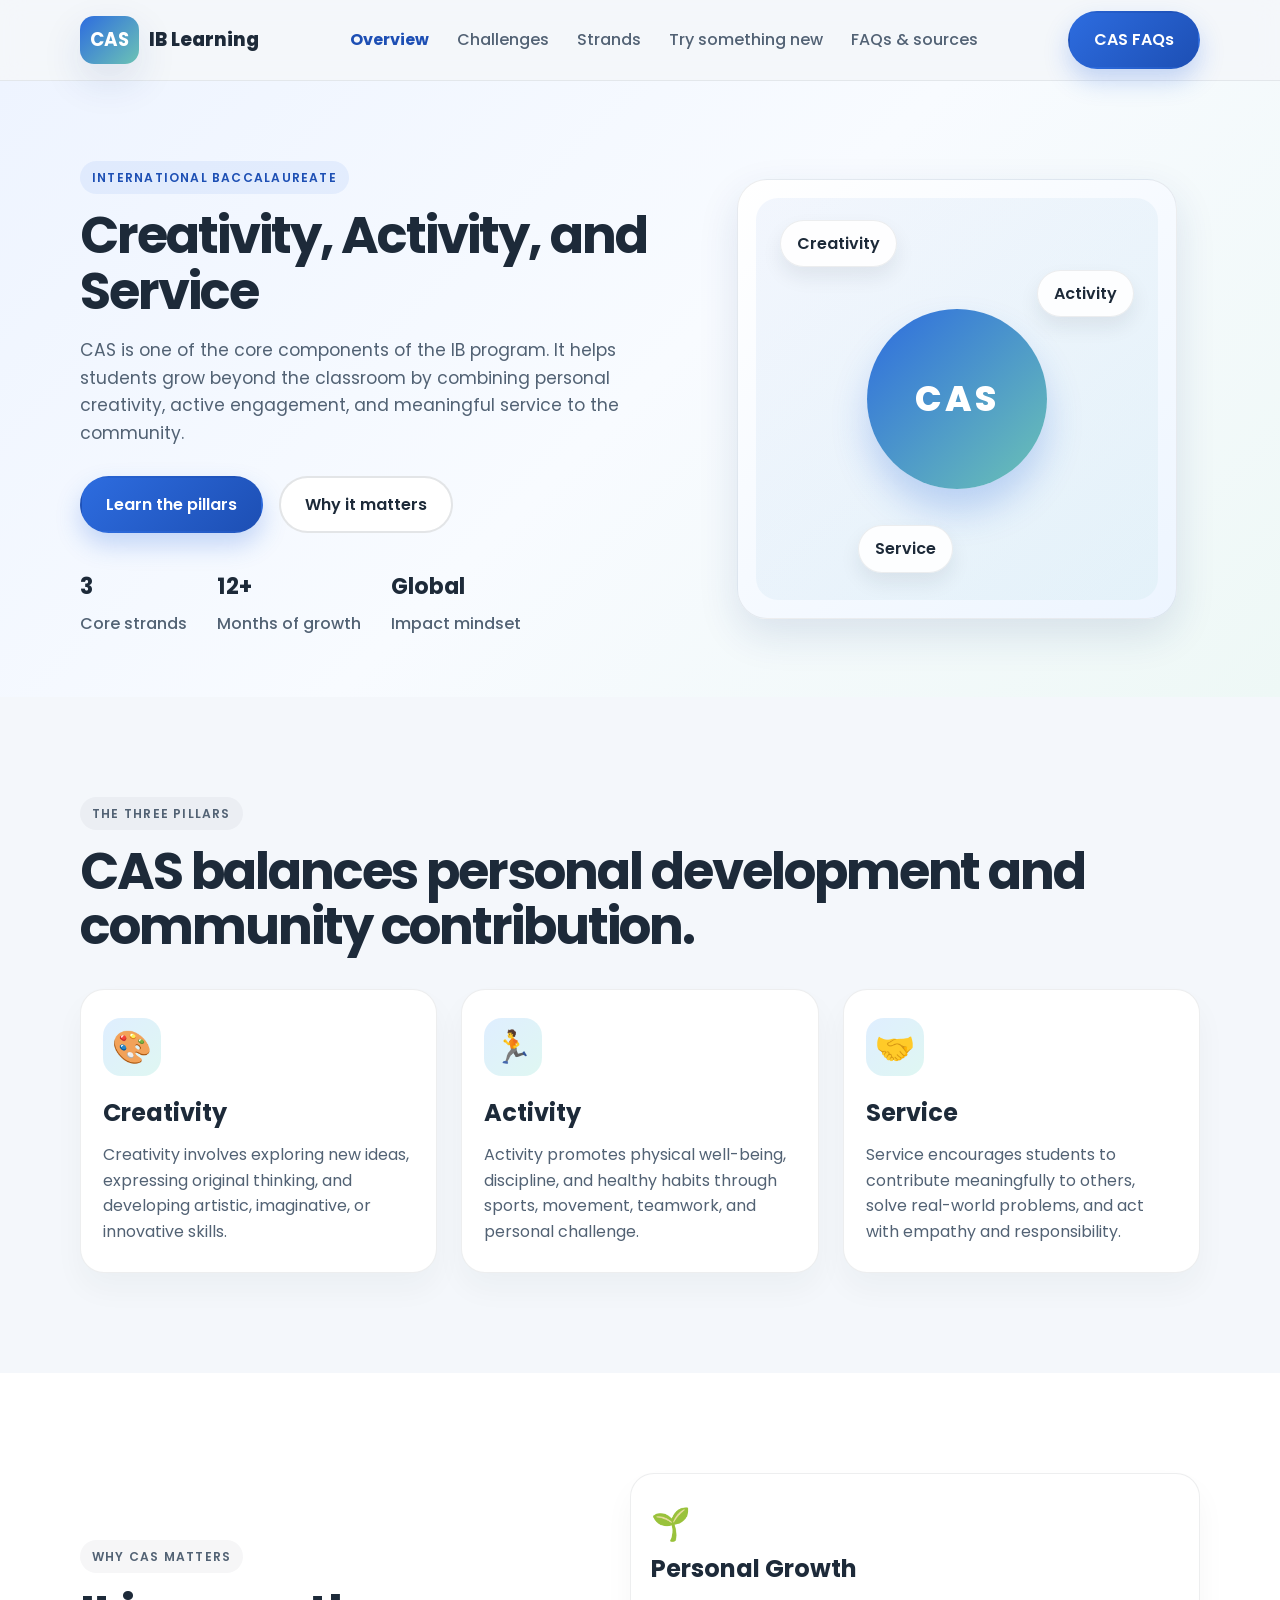
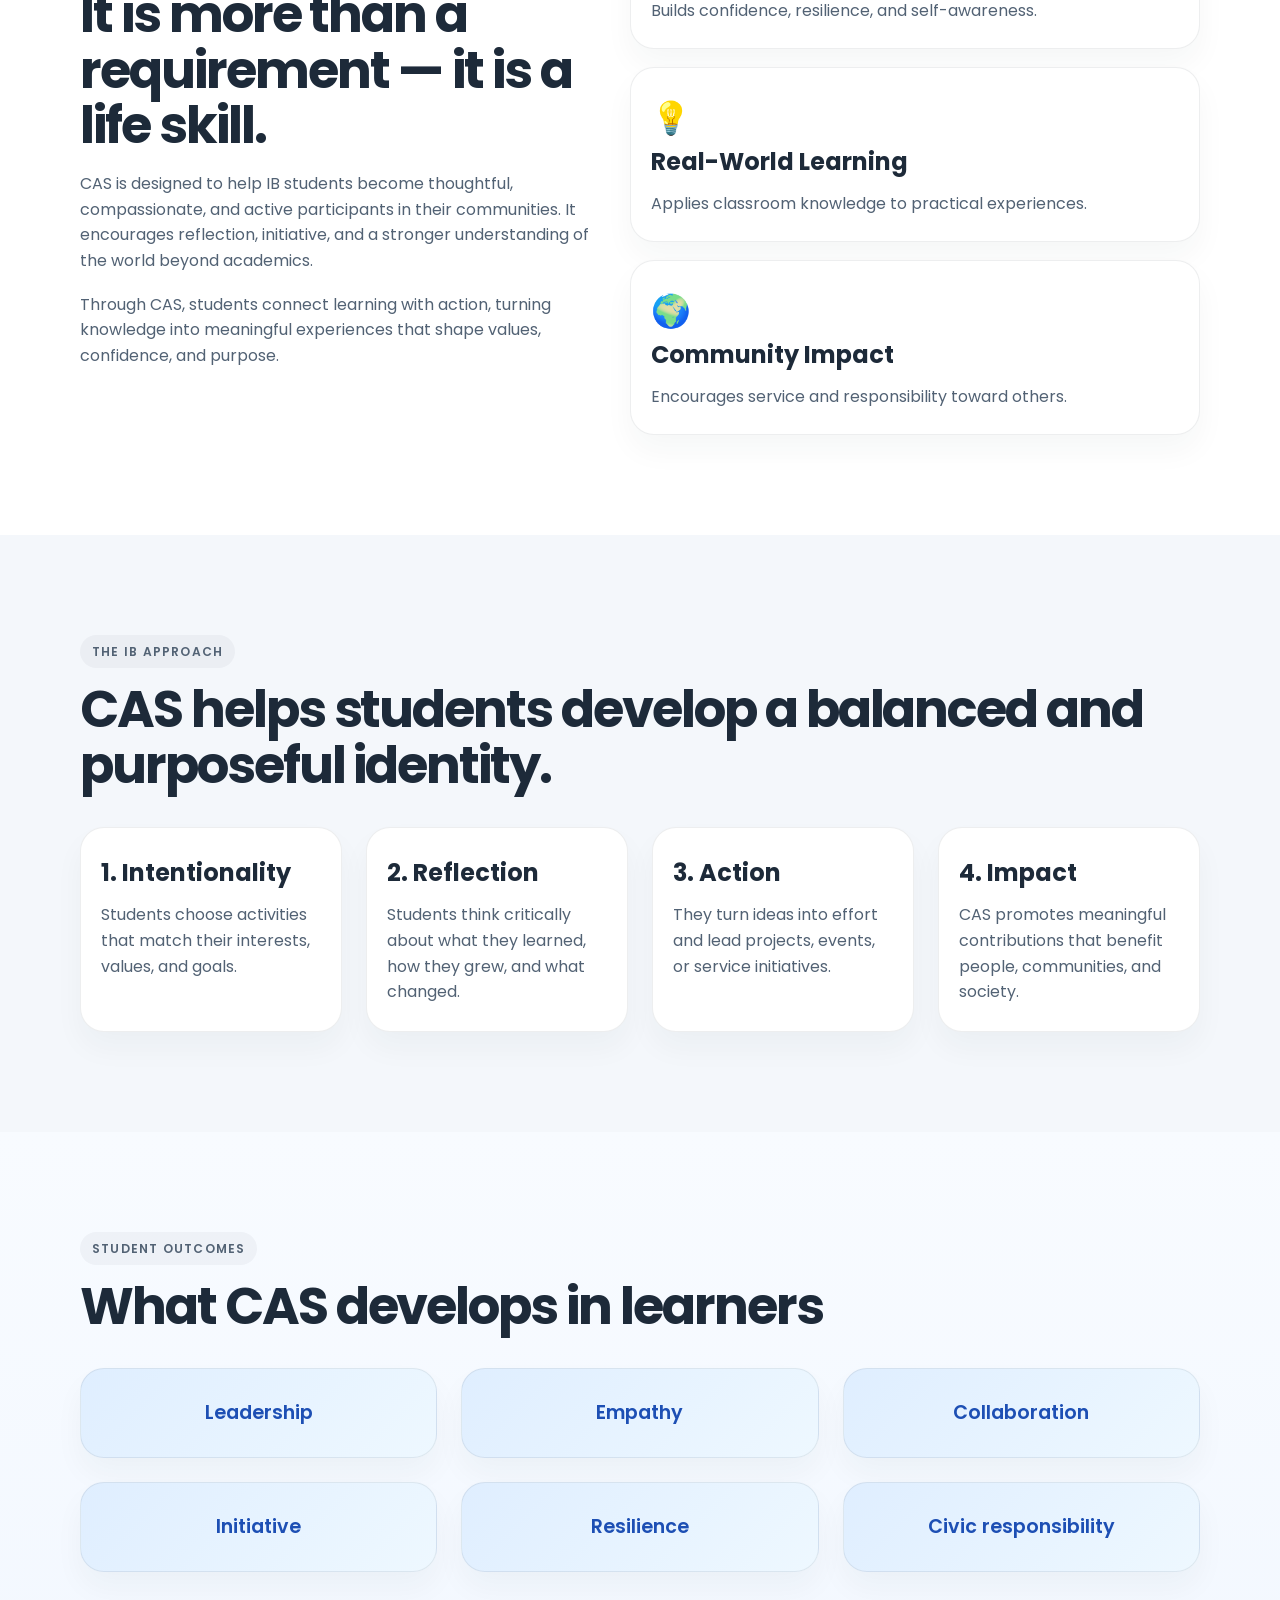
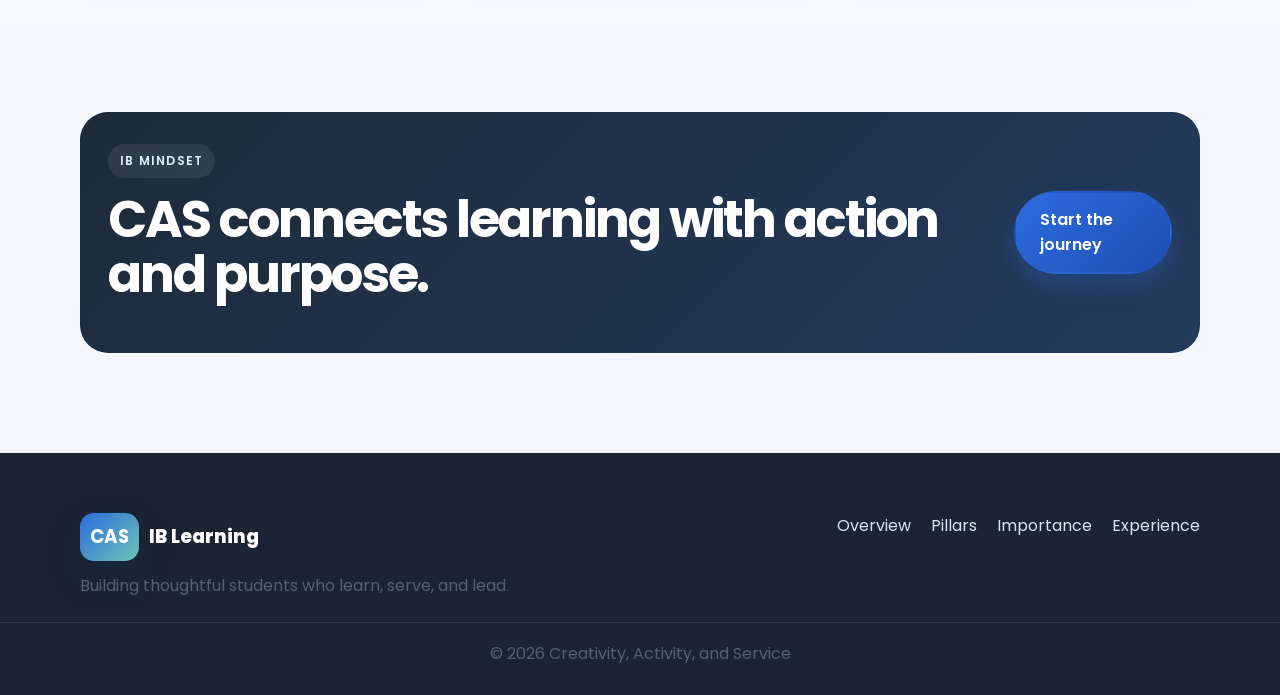
<file: index.html>
<!DOCTYPE html>
<html lang="en">
  <head>
    <meta charset="UTF-8" />
    <meta name="viewport" content="width=device-width, initial-scale=1.0" />
    <meta
      name="description"
      content="CAS (Creativity, Activity, and Service) overview for the IB program, with information about its purpose, value, and student impact."
    />
    <title>CAS | Creativity, Activity, Service</title>
    <link rel="preconnect" href="https://fonts.googleapis.com" />
    <link rel="preconnect" href="https://fonts.gstatic.com" crossorigin />
    <link
      href="https://fonts.googleapis.com/css2?family=Poppins:wght@400;500;600;700;800&display=swap"
      rel="stylesheet"
    />
    <link rel="stylesheet" href="style.css" />
  </head>
  <body>
    <header class="site-header">
      <nav class="nav container">
        <div class="brand">
          <span class="brand-mark">CAS</span>
          <span>IB Learning</span>
        </div>

        <button class="nav-toggle" aria-label="Toggle menu" aria-expanded="false">
          <span></span>
          <span></span>
          <span></span>
        </button>

        <div class="nav-menu">
          <a href="index.html" class="active">Overview</a>
          <a href="page2.html">Challenges</a>
          <a href="page3.html">Strands</a>
          <a href="page4.html">Try something new</a>
          <a href="page5.html">FAQs &amp; sources</a>
        </div>

        <a href="page5.html" class="btn btn-primary nav-cta">CAS FAQs</a>
      </nav>
    </header>

    <main>
      <section id="overview" class="hero">
        <div class="container hero-inner">
          <div class="hero-copy">
            <p class="eyebrow">International Baccalaureate</p>
            <h1>Creativity, Activity, and Service</h1>
            <p class="subtitle">
              CAS is one of the core components of the IB program. It helps students
              grow beyond the classroom by combining personal creativity, active
              engagement, and meaningful service to the community.
            </p>

            <div class="hero-actions">
              <a href="#pillars" class="btn btn-primary">Learn the pillars</a>
              <a href="#importance" class="btn btn-secondary">Why it matters</a>
            </div>

            <ul class="hero-stats" aria-label="Key CAS facts">
              <li><strong>3</strong><span>Core strands</span></li>
              <li><strong>12+</strong><span>Months of growth</span></li>
              <li><strong>Global</strong><span>Impact mindset</span></li>
            </ul>
          </div>

          <div class="hero-visual" aria-label="CAS concept illustration">
            <div class="cas-panel">
              <div class="cas-circle">
                <span>CAS</span>
              </div>
              <div class="cas-badge badge-one">Creativity</div>
              <div class="cas-badge badge-two">Activity</div>
              <div class="cas-badge badge-three">Service</div>
            </div>
          </div>
        </div>
      </section>

      <section id="pillars" class="section">
        <div class="container">
          <div class="section-heading">
            <p class="eyebrow eyebrow-dark">The three pillars</p>
            <h2>CAS balances personal development and community contribution.</h2>
          </div>

          <div class="pillars-grid">
            <article class="info-card">
              <div class="icon-box">🎨</div>
              <h3>Creativity</h3>
              <p>
                Creativity involves exploring new ideas, expressing original thinking,
                and developing artistic, imaginative, or innovative skills.
              </p>
            </article>

            <article class="info-card">
              <div class="icon-box">🏃</div>
              <h3>Activity</h3>
              <p>
                Activity promotes physical well-being, discipline, and healthy habits
                through sports, movement, teamwork, and personal challenge.
              </p>
            </article>

            <article class="info-card">
              <div class="icon-box">🤝</div>
              <h3>Service</h3>
              <p>
                Service encourages students to contribute meaningfully to others,
                solve real-world problems, and act with empathy and responsibility.
              </p>
            </article>
          </div>
        </div>
      </section>

      <section id="importance" class="about section alt-bg">
        <div class="container about-grid">
          <div class="about-copy">
            <p class="eyebrow eyebrow-dark">Why CAS matters</p>
            <h2>It is more than a requirement — it is a life skill.</h2>
            <p>
              CAS is designed to help IB students become thoughtful, compassionate,
              and active participants in their communities. It encourages reflection,
              initiative, and a stronger understanding of the world beyond academics.
            </p>
            <p>
              Through CAS, students connect learning with action, turning knowledge into
              meaningful experiences that shape values, confidence, and purpose.
            </p>
          </div>

          <div class="feature-stack">
            <div class="feature-card">
              <span>🌱</span>
              <h3>Personal Growth</h3>
              <p>Builds confidence, resilience, and self-awareness.</p>
            </div>
            <div class="feature-card">
              <span>💡</span>
              <h3>Real-World Learning</h3>
              <p>Applies classroom knowledge to practical experiences.</p>
            </div>
            <div class="feature-card">
              <span>🌍</span>
              <h3>Community Impact</h3>
              <p>Encourages service and responsibility toward others.</p>
            </div>
          </div>
        </div>
      </section>

      <section id="experience" class="section">
        <div class="container">
          <div class="section-heading">
            <p class="eyebrow eyebrow-dark">The IB approach</p>
            <h2>CAS helps students develop a balanced and purposeful identity.</h2>
          </div>

          <div class="timeline-grid">
            <div class="timeline-card">
              <h3>1. Intentionality</h3>
              <p>Students choose activities that match their interests, values, and goals.</p>
            </div>
            <div class="timeline-card">
              <h3>2. Reflection</h3>
              <p>Students think critically about what they learned, how they grew, and what changed.</p>
            </div>
            <div class="timeline-card">
              <h3>3. Action</h3>
              <p>They turn ideas into effort and lead projects, events, or service initiatives.</p>
            </div>
            <div class="timeline-card">
              <h3>4. Impact</h3>
              <p>CAS promotes meaningful contributions that benefit people, communities, and society.</p>
            </div>
          </div>
        </div>
      </section>

      <section class="section testimonials">
        <div class="container">
          <div class="section-heading">
            <p class="eyebrow eyebrow-dark">Student outcomes</p>
            <h2>What CAS develops in learners</h2>
          </div>

          <div class="outcomes-grid">
            <div class="outcome-item">Leadership</div>
            <div class="outcome-item">Empathy</div>
            <div class="outcome-item">Collaboration</div>
            <div class="outcome-item">Initiative</div>
            <div class="outcome-item">Resilience</div>
            <div class="outcome-item">Civic responsibility</div>
          </div>
        </div>
      </section>

      <section class="section cta-wrap">
        <div class="container cta-box">
          <div>
            <p class="eyebrow">IB mindset</p>
            <h2>CAS connects learning with action and purpose.</h2>
          </div>
          <a href="#contact" class="btn btn-primary">Start the journey</a>
        </div>
      </section>
    </main>

    <footer id="contact" class="site-footer">
      <div class="container footer-inner">
        <div>
          <div class="brand footer-brand">
            <span class="brand-mark">CAS</span>
            <span>IB Learning</span>
          </div>
          <p>Building thoughtful students who learn, serve, and lead.</p>
        </div>

        <div class="footer-links">
          <a href="#overview">Overview</a>
          <a href="#pillars">Pillars</a>
          <a href="#importance">Importance</a>
          <a href="#experience">Experience</a>
        </div>
      </div>

      <div class="footer-bottom">
        <div class="container">
          <p>© <span id="year"></span> Creativity, Activity, and Service</p>
        </div>
      </div>
    </footer>

    <script src="script.js"></script>
  </body>
</html>
</file>
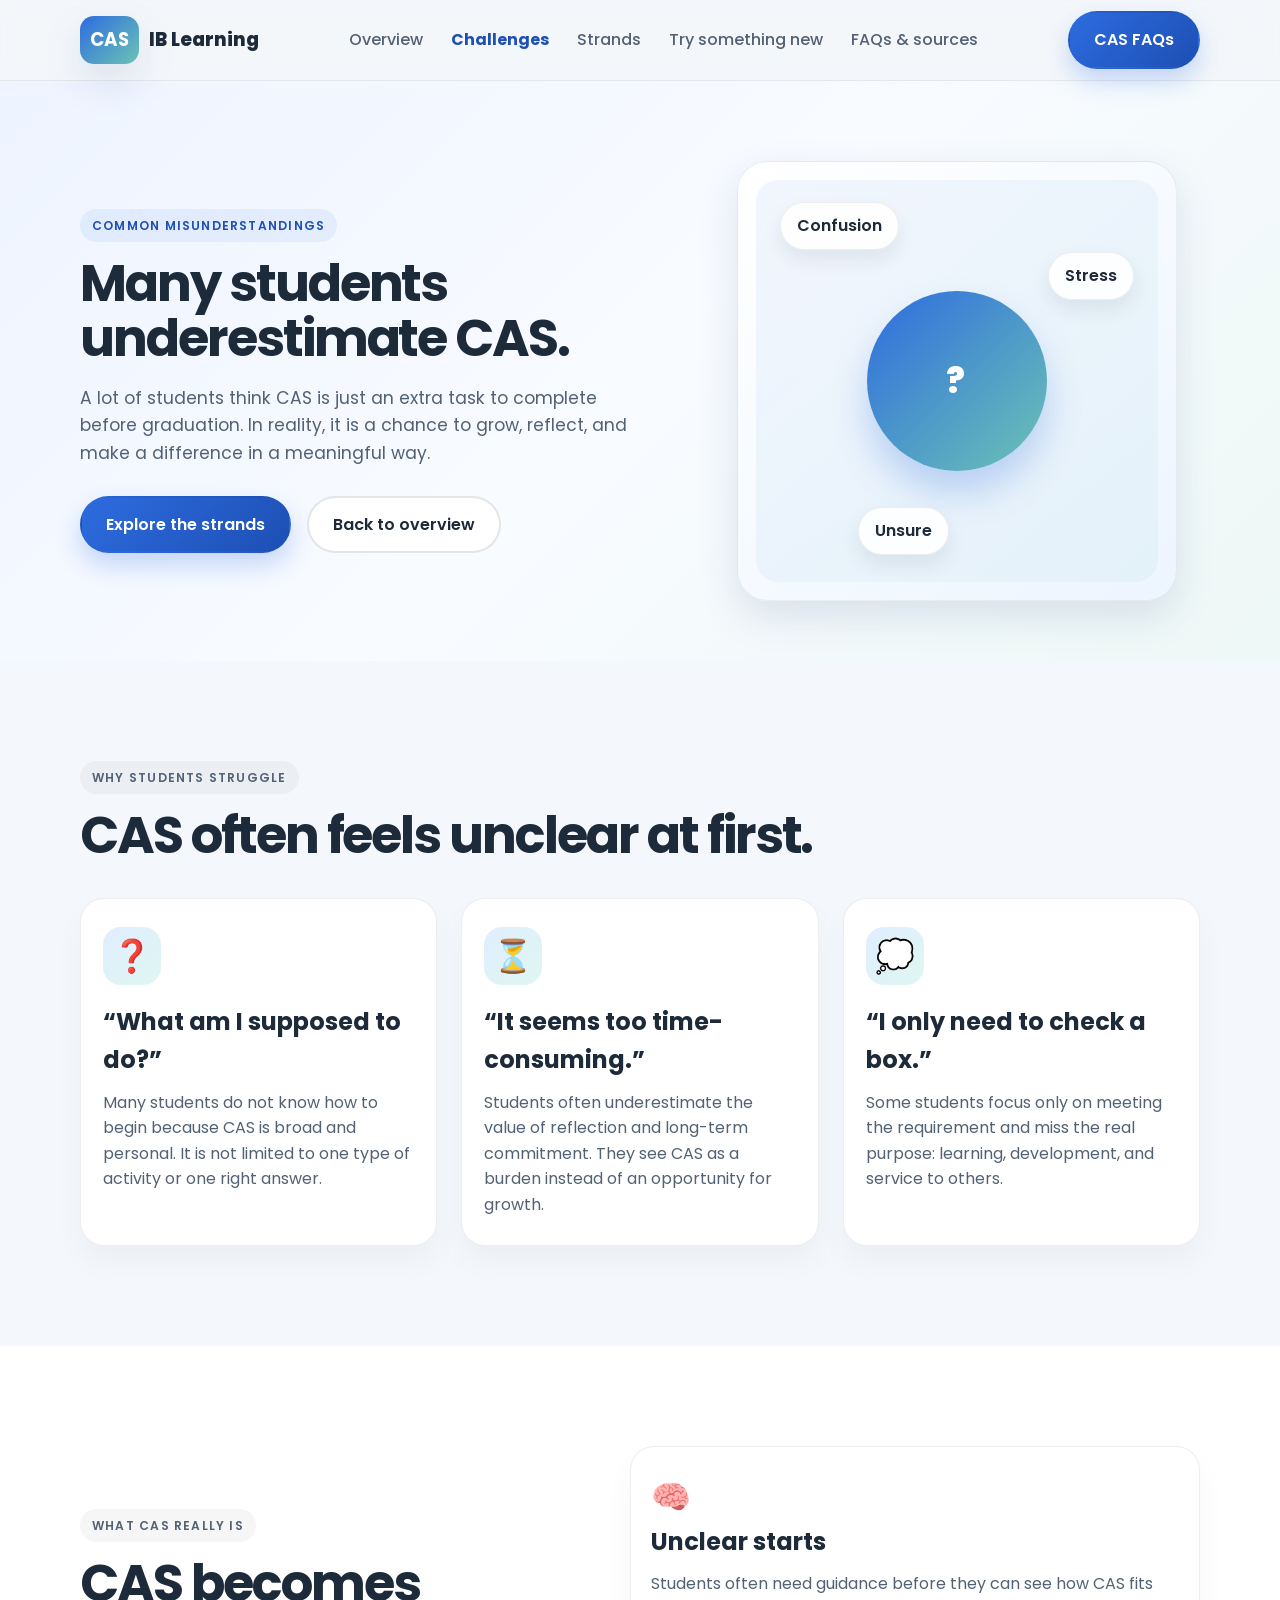
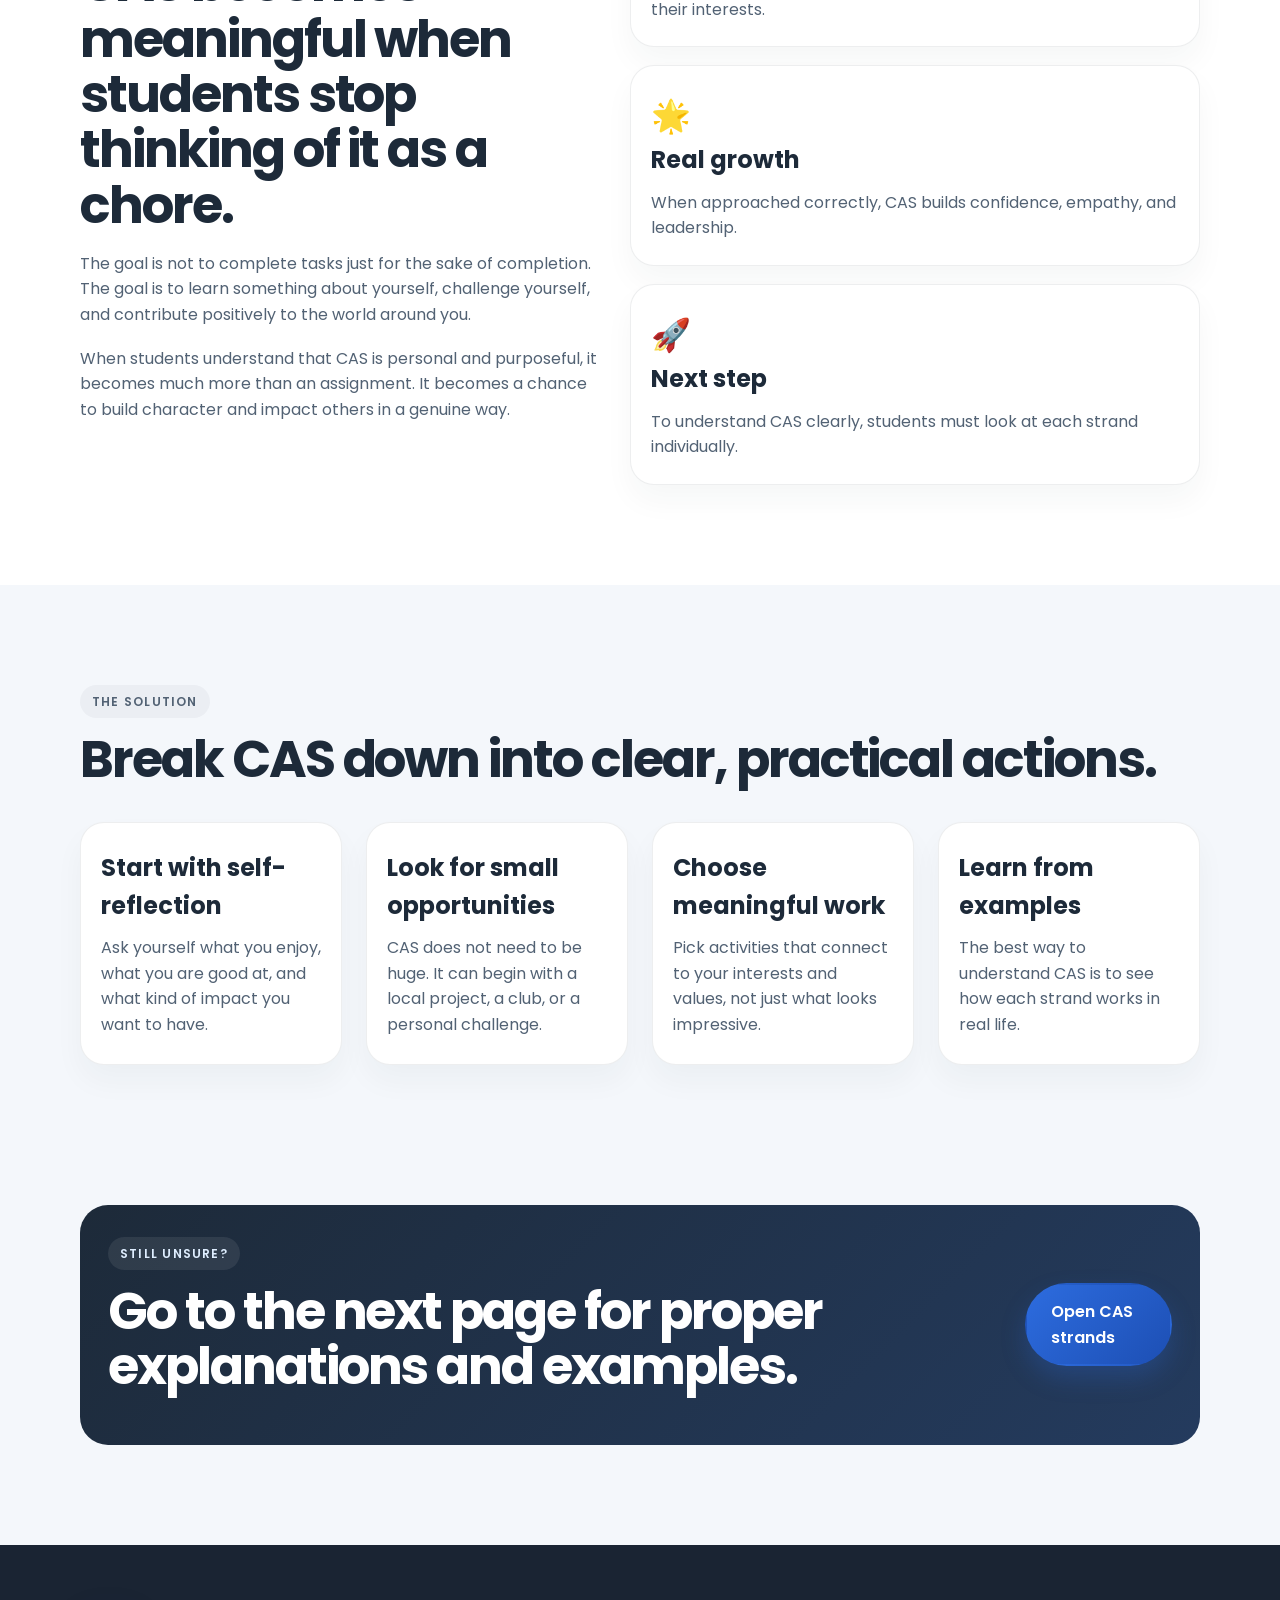
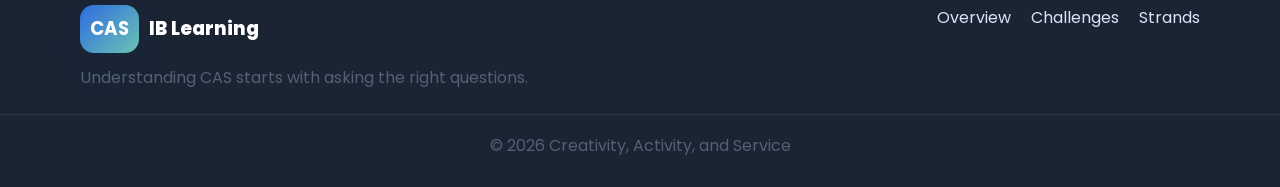
<file: page2.html>
<!DOCTYPE html>
<html lang="en">
  <head>
    <meta charset="UTF-8" />
    <meta name="viewport" content="width=device-width, initial-scale=1.0" />
    <meta
      name="description"
      content="Many students underestimate CAS or do not know how to begin. This page explains common misconceptions and introduces the next step: learning the true meaning of each CAS strand."
    />
    <title>CAS Challenges | Why students struggle</title>
    <link rel="preconnect" href="https://fonts.googleapis.com" />
    <link rel="preconnect" href="https://fonts.gstatic.com" crossorigin />
    <link href="https://fonts.googleapis.com/css2?family=Poppins:wght@400;500;600;700;800&display=swap" rel="stylesheet" />
    <link rel="stylesheet" href="style.css" />
  </head>
  <body>
    <header class="site-header">
      <nav class="nav container">
        <div class="brand">
          <span class="brand-mark">CAS</span>
          <span>IB Learning</span>
        </div>

        <button class="nav-toggle" aria-label="Toggle menu" aria-expanded="false">
          <span></span>
          <span></span>
          <span></span>
        </button>

        <div class="nav-menu">
          <a href="index.html">Overview</a>
          <a href="page2.html" class="active">Challenges</a>
          <a href="page3.html">Strands</a>
          <a href="page4.html">Try something new</a>
          <a href="page5.html">FAQs &amp; sources</a>
        </div>

        <a href="page5.html" class="btn btn-primary nav-cta">CAS FAQs</a>
      </nav>
    </header>

    <main>
      <section class="hero challenge-hero">
        <div class="container hero-inner">
          <div class="hero-copy">
            <p class="eyebrow">Common misunderstandings</p>
            <h1>Many students underestimate CAS.</h1>
            <p class="subtitle">
              A lot of students think CAS is just an extra task to complete before graduation.
              In reality, it is a chance to grow, reflect, and make a difference in a meaningful way.
            </p>

            <div class="hero-actions">
              <a href="page3.html" class="btn btn-primary">Explore the strands</a>
              <a href="index.html" class="btn btn-secondary">Back to overview</a>
            </div>
          </div>

          <div class="hero-visual" aria-label="CAS challenge illustration">
            <div class="cas-panel challenge-panel">
              <div class="cas-circle small-circle">?</div>
              <div class="cas-badge badge-one">Confusion</div>
              <div class="cas-badge badge-two">Stress</div>
              <div class="cas-badge badge-three">Unsure</div>
            </div>
          </div>
        </div>
      </section>

      <section class="section">
        <div class="container">
          <div class="section-heading">
            <p class="eyebrow eyebrow-dark">Why students struggle</p>
            <h2>CAS often feels unclear at first.</h2>
          </div>

          <div class="pillars-grid">
            <article class="info-card">
              <div class="icon-box">❓</div>
              <h3>“What am I supposed to do?”</h3>
              <p>
                Many students do not know how to begin because CAS is broad and personal.
                It is not limited to one type of activity or one right answer.
              </p>
            </article>

            <article class="info-card">
              <div class="icon-box">⏳</div>
              <h3>“It seems too time-consuming.”</h3>
              <p>
                Students often underestimate the value of reflection and long-term commitment.
                They see CAS as a burden instead of an opportunity for growth.
              </p>
            </article>

            <article class="info-card">
              <div class="icon-box">💭</div>
              <h3>“I only need to check a box.”</h3>
              <p>
                Some students focus only on meeting the requirement and miss the real purpose:
                learning, development, and service to others.
              </p>
            </article>
          </div>
        </div>
      </section>

      <section class="section alt-bg">
        <div class="container about-grid">
          <div class="about-copy">
            <p class="eyebrow eyebrow-dark">What CAS really is</p>
            <h2>CAS becomes meaningful when students stop thinking of it as a chore.</h2>
            <p>
              The goal is not to complete tasks just for the sake of completion. The goal is to learn something about yourself,
              challenge yourself, and contribute positively to the world around you.
            </p>
            <p>
              When students understand that CAS is personal and purposeful, it becomes much more than an assignment.
              It becomes a chance to build character and impact others in a genuine way.
            </p>
          </div>

          <div class="feature-stack">
            <div class="feature-card">
              <span>🧠</span>
              <h3>Unclear starts</h3>
              <p>Students often need guidance before they can see how CAS fits their interests.</p>
            </div>
            <div class="feature-card">
              <span>🌟</span>
              <h3>Real growth</h3>
              <p>When approached correctly, CAS builds confidence, empathy, and leadership.</p>
            </div>
            <div class="feature-card">
              <span>🚀</span>
              <h3>Next step</h3>
              <p>To understand CAS clearly, students must look at each strand individually.</p>
            </div>
          </div>
        </div>
      </section>

      <section class="section">
        <div class="container">
          <div class="section-heading">
            <p class="eyebrow eyebrow-dark">The solution</p>
            <h2>Break CAS down into clear, practical actions.</h2>
          </div>

          <div class="timeline-grid">
            <div class="timeline-card">
              <h3>Start with self-reflection</h3>
              <p>Ask yourself what you enjoy, what you are good at, and what kind of impact you want to have.</p>
            </div>
            <div class="timeline-card">
              <h3>Look for small opportunities</h3>
              <p>CAS does not need to be huge. It can begin with a local project, a club, or a personal challenge.</p>
            </div>
            <div class="timeline-card">
              <h3>Choose meaningful work</h3>
              <p>Pick activities that connect to your interests and values, not just what looks impressive.</p>
            </div>
            <div class="timeline-card">
              <h3>Learn from examples</h3>
              <p>The best way to understand CAS is to see how each strand works in real life.</p>
            </div>
          </div>
        </div>
      </section>

      <section class="section cta-wrap">
        <div class="container cta-box">
          <div>
            <p class="eyebrow">Still unsure?</p>
            <h2>Go to the next page for proper explanations and examples.</h2>
          </div>
          <a href="page3.html" class="btn btn-primary">Open CAS strands</a>
        </div>
      </section>
    </main>

    <footer id="contact" class="site-footer">
      <div class="container footer-inner">
        <div>
          <div class="brand footer-brand">
            <span class="brand-mark">CAS</span>
            <span>IB Learning</span>
          </div>
          <p>Understanding CAS starts with asking the right questions.</p>
        </div>

        <div class="footer-links">
          <a href="index.html">Overview</a>
          <a href="page2.html">Challenges</a>
          <a href="page3.html">Strands</a>
        </div>
      </div>

      <div class="footer-bottom">
        <div class="container">
          <p>© <span id="year"></span> Creativity, Activity, and Service</p>
        </div>
      </div>
    </footer>

    <script src="script.js"></script>
  </body>
</html>
</file>
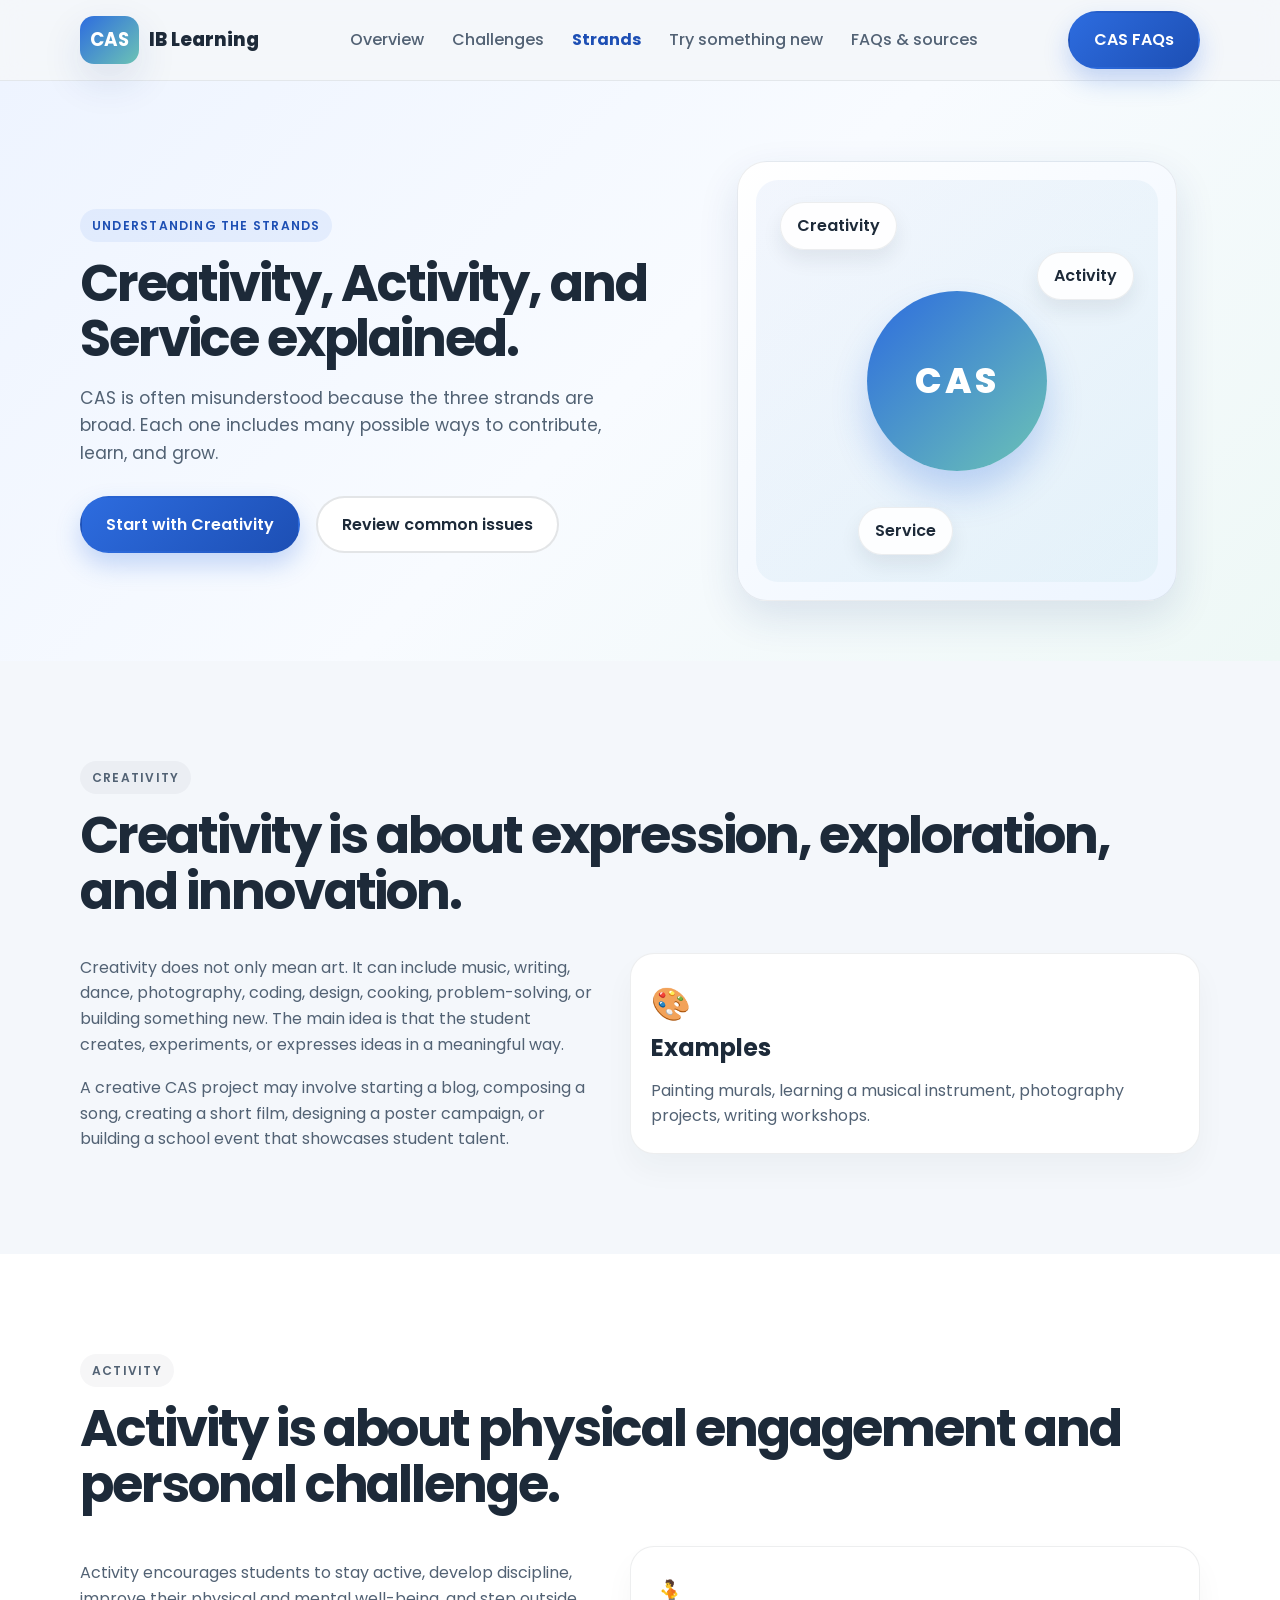
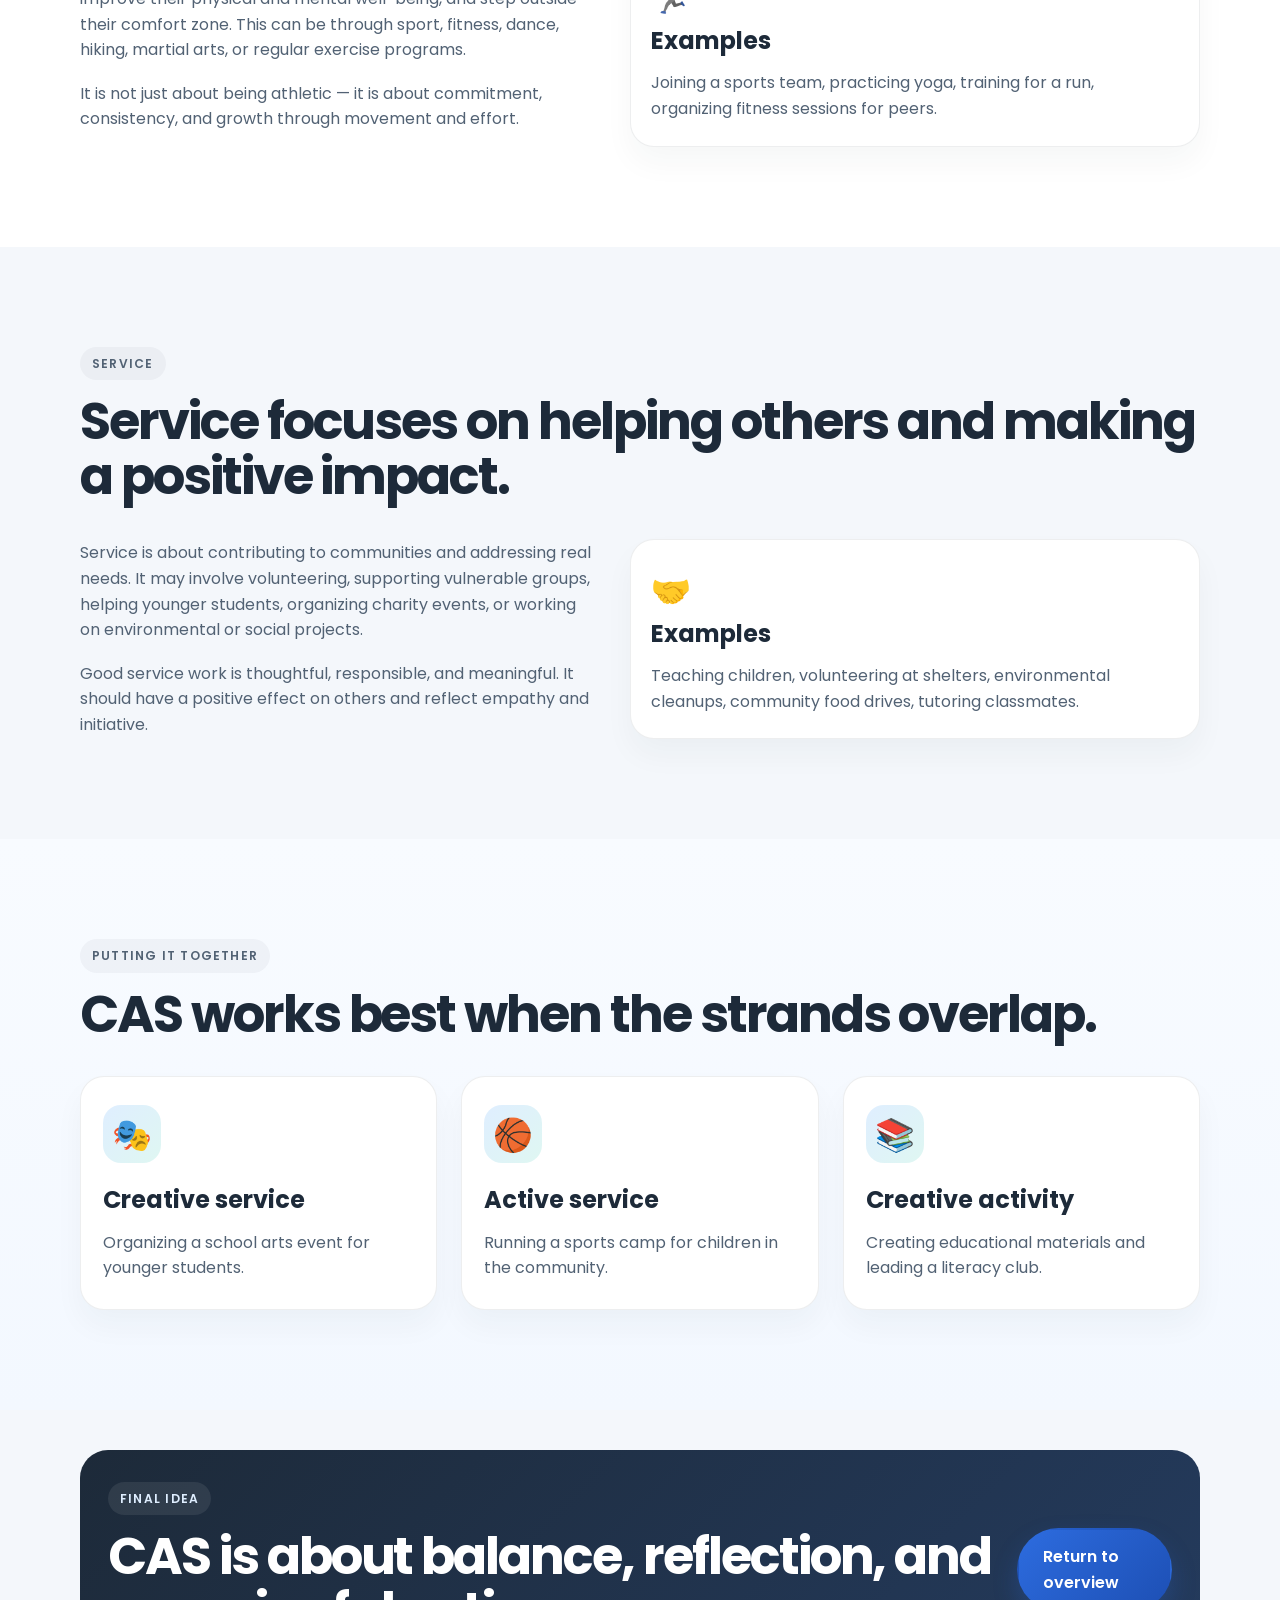
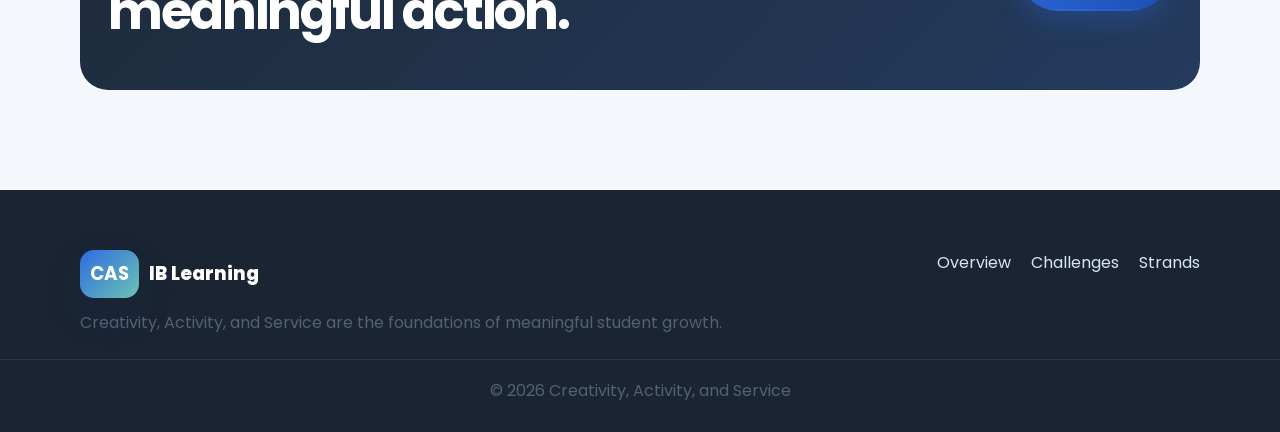
<file: page3.html>
<!DOCTYPE html>
<html lang="en">
  <head>
    <meta charset="UTF-8" />
    <meta name="viewport" content="width=device-width, initial-scale=1.0" />
    <meta
      name="description"
      content="A clear and practical explanation of each CAS strand: Creativity, Activity, and Service, with examples for IB students."
    />
    <title>CAS Strands | Creativity, Activity, Service</title>
    <link rel="preconnect" href="https://fonts.googleapis.com" />
    <link rel="preconnect" href="https://fonts.gstatic.com" crossorigin />
    <link href="https://fonts.googleapis.com/css2?family=Poppins:wght@400;500;600;700;800&display=swap" rel="stylesheet" />
    <link rel="stylesheet" href="style.css" />
  </head>
  <body>
    <header class="site-header">
      <nav class="nav container">
        <div class="brand">
          <span class="brand-mark">CAS</span>
          <span>IB Learning</span>
        </div>

        <button class="nav-toggle" aria-label="Toggle menu" aria-expanded="false">
          <span></span>
          <span></span>
          <span></span>
        </button>

        <div class="nav-menu">
          <a href="index.html">Overview</a>
          <a href="page2.html">Challenges</a>
          <a href="page3.html" class="active">Strands</a>
          <a href="page4.html">Try something new</a>
          <a href="page5.html">FAQs &amp; sources</a>
        </div>

        <a href="page5.html" class="btn btn-primary nav-cta">CAS FAQs</a>
      </nav>
    </header>

    <main>
      <section class="hero">
        <div class="container hero-inner">
          <div class="hero-copy">
            <p class="eyebrow">Understanding the strands</p>
            <h1>Creativity, Activity, and Service explained.</h1>
            <p class="subtitle">
              CAS is often misunderstood because the three strands are broad. Each one includes many possible ways to contribute, learn, and grow.
            </p>

            <div class="hero-actions">
              <a href="#creativity" class="btn btn-primary">Start with Creativity</a>
              <a href="page2.html" class="btn btn-secondary">Review common issues</a>
            </div>
          </div>

          <div class="hero-visual" aria-label="CAS strands illustration">
            <div class="cas-panel">
              <div class="cas-circle">CAS</div>
              <div class="cas-badge badge-one">Creativity</div>
              <div class="cas-badge badge-two">Activity</div>
              <div class="cas-badge badge-three">Service</div>
            </div>
          </div>
        </div>
      </section>

      <section id="creativity" class="section">
        <div class="container">
          <div class="section-heading">
            <p class="eyebrow eyebrow-dark">Creativity</p>
            <h2>Creativity is about expression, exploration, and innovation.</h2>
          </div>

          <div class="about-grid">
            <div class="about-copy">
              <p>
                Creativity does not only mean art. It can include music, writing, dance, photography, coding, design, cooking,
                problem-solving, or building something new. The main idea is that the student creates, experiments, or expresses ideas in a meaningful way.
              </p>
              <p>
                A creative CAS project may involve starting a blog, composing a song, creating a short film, designing a poster campaign,
                or building a school event that showcases student talent.
              </p>
            </div>

            <div class="feature-stack">
              <div class="feature-card">
                <span>🎨</span>
                <h3>Examples</h3>
                <p>Painting murals, learning a musical instrument, photography projects, writing workshops.</p>
              </div>
            </div>
          </div>
        </div>
      </section>

      <section id="activity" class="section alt-bg">
        <div class="container">
          <div class="section-heading">
            <p class="eyebrow eyebrow-dark">Activity</p>
            <h2>Activity is about physical engagement and personal challenge.</h2>
          </div>

          <div class="about-grid">
            <div class="about-copy">
              <p>
                Activity encourages students to stay active, develop discipline, improve their physical and mental well-being,
                and step outside their comfort zone. This can be through sport, fitness, dance, hiking, martial arts, or regular exercise programs.
              </p>
              <p>
                It is not just about being athletic — it is about commitment, consistency, and growth through movement and effort.
              </p>
            </div>

            <div class="feature-stack">
              <div class="feature-card">
                <span>🏃</span>
                <h3>Examples</h3>
                <p>Joining a sports team, practicing yoga, training for a run, organizing fitness sessions for peers.</p>
              </div>
            </div>
          </div>
        </div>
      </section>

      <section id="service" class="section">
        <div class="container">
          <div class="section-heading">
            <p class="eyebrow eyebrow-dark">Service</p>
            <h2>Service focuses on helping others and making a positive impact.</h2>
          </div>

          <div class="about-grid">
            <div class="about-copy">
              <p>
                Service is about contributing to communities and addressing real needs. It may involve volunteering, supporting vulnerable groups,
                helping younger students, organizing charity events, or working on environmental or social projects.
              </p>
              <p>
                Good service work is thoughtful, responsible, and meaningful. It should have a positive effect on others and reflect empathy and initiative.
              </p>
            </div>

            <div class="feature-stack">
              <div class="feature-card">
                <span>🤝</span>
                <h3>Examples</h3>
                <p>Teaching children, volunteering at shelters, environmental cleanups, community food drives, tutoring classmates.</p>
              </div>
            </div>
          </div>
        </div>
      </section>

      <section class="section testimonials">
        <div class="container">
          <div class="section-heading">
            <p class="eyebrow eyebrow-dark">Putting it together</p>
            <h2>CAS works best when the strands overlap.</h2>
          </div>

          <div class="pillars-grid">
            <article class="info-card">
              <div class="icon-box">🎭</div>
              <h3>Creative service</h3>
              <p>Organizing a school arts event for younger students.</p>
            </article>

            <article class="info-card">
              <div class="icon-box">🏀</div>
              <h3>Active service</h3>
              <p>Running a sports camp for children in the community.</p>
            </article>

            <article class="info-card">
              <div class="icon-box">📚</div>
              <h3>Creative activity</h3>
              <p>Creating educational materials and leading a literacy club.</p>
            </article>
          </div>
        </div>
      </section>

      <section class="section cta-wrap">
        <div class="container cta-box">
          <div>
            <p class="eyebrow">Final idea</p>
            <h2>CAS is about balance, reflection, and meaningful action.</h2>
          </div>
          <a href="index.html" class="btn btn-primary">Return to overview</a>
        </div>
      </section>
    </main>

    <footer class="site-footer">
      <div class="container footer-inner">
        <div>
          <div class="brand footer-brand">
            <span class="brand-mark">CAS</span>
            <span>IB Learning</span>
          </div>
          <p>Creativity, Activity, and Service are the foundations of meaningful student growth.</p>
        </div>

        <div class="footer-links">
          <a href="index.html">Overview</a>
          <a href="page2.html">Challenges</a>
          <a href="page3.html">Strands</a>
        </div>
      </div>

      <div class="footer-bottom">
        <div class="container">
          <p>© <span id="year"></span> Creativity, Activity, and Service</p>
        </div>
      </div>
    </footer>

    <script src="script.js"></script>
  </body>
</html>
</file>
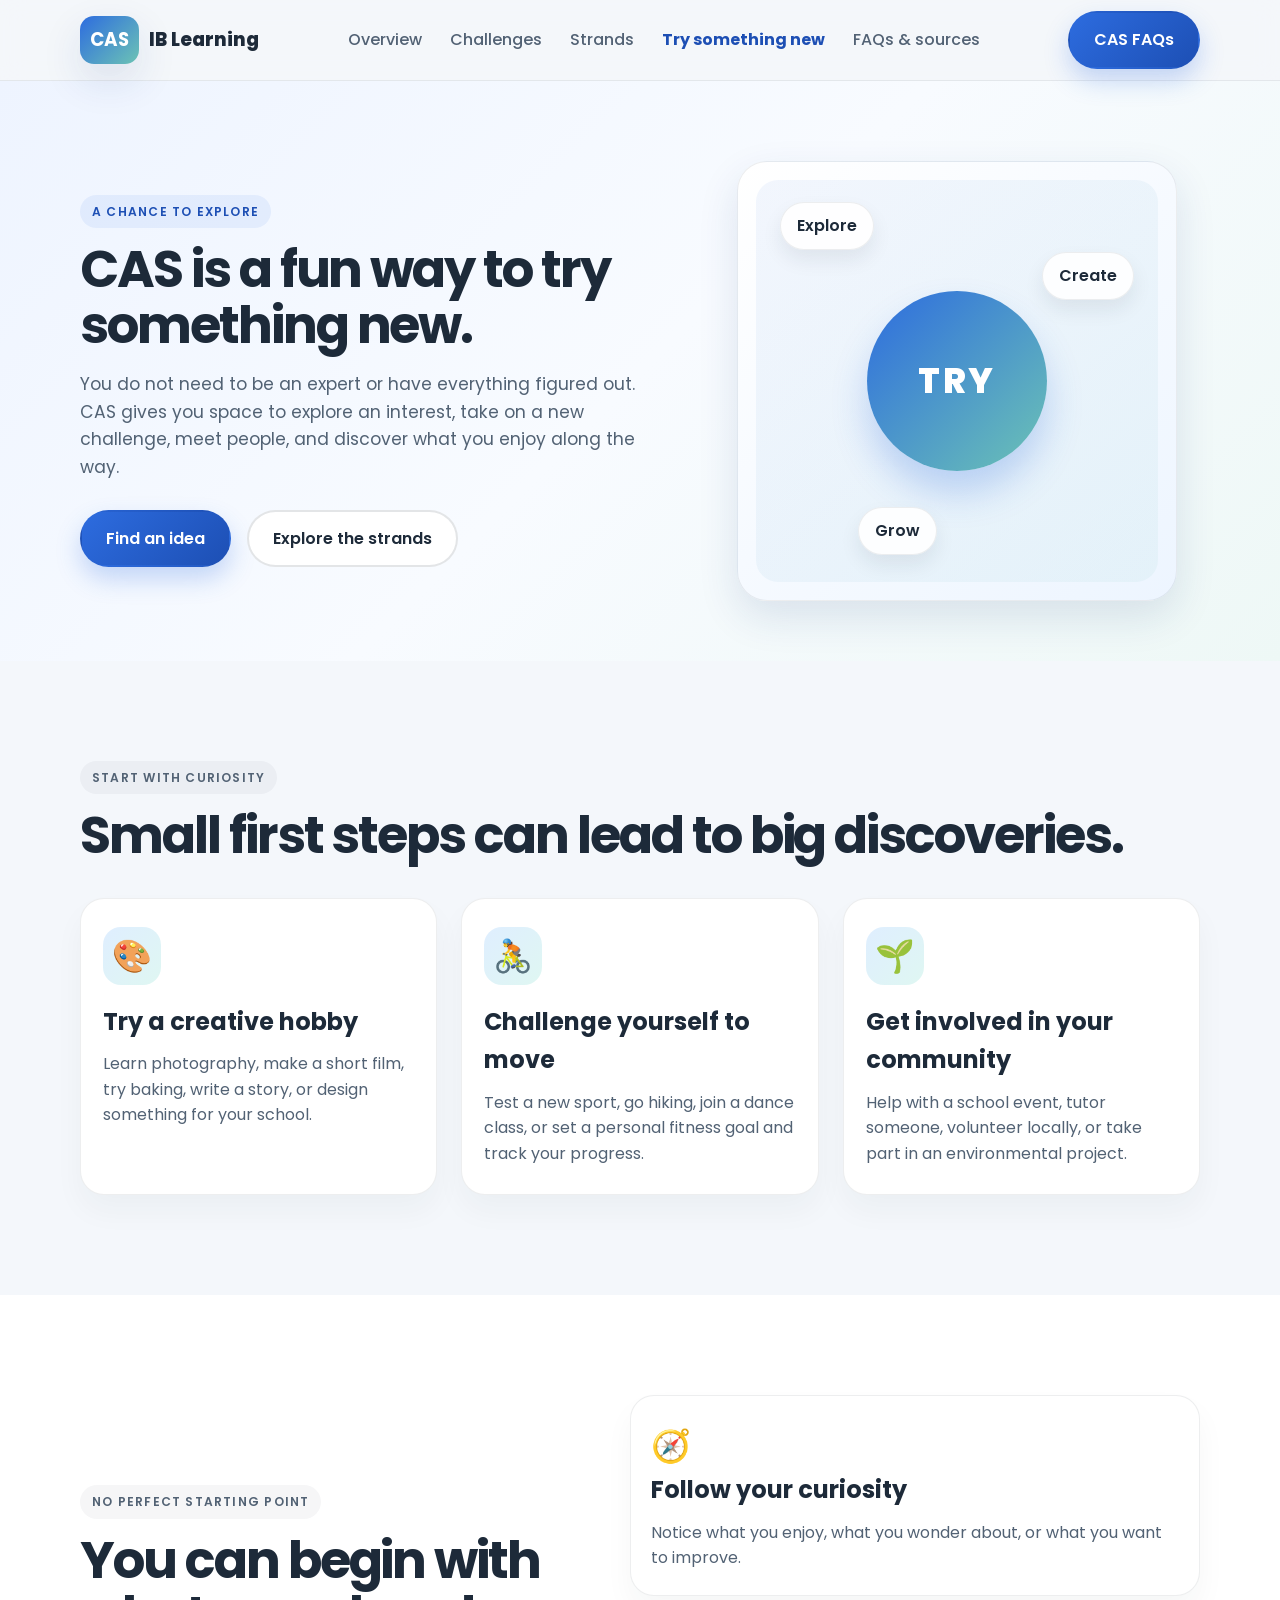
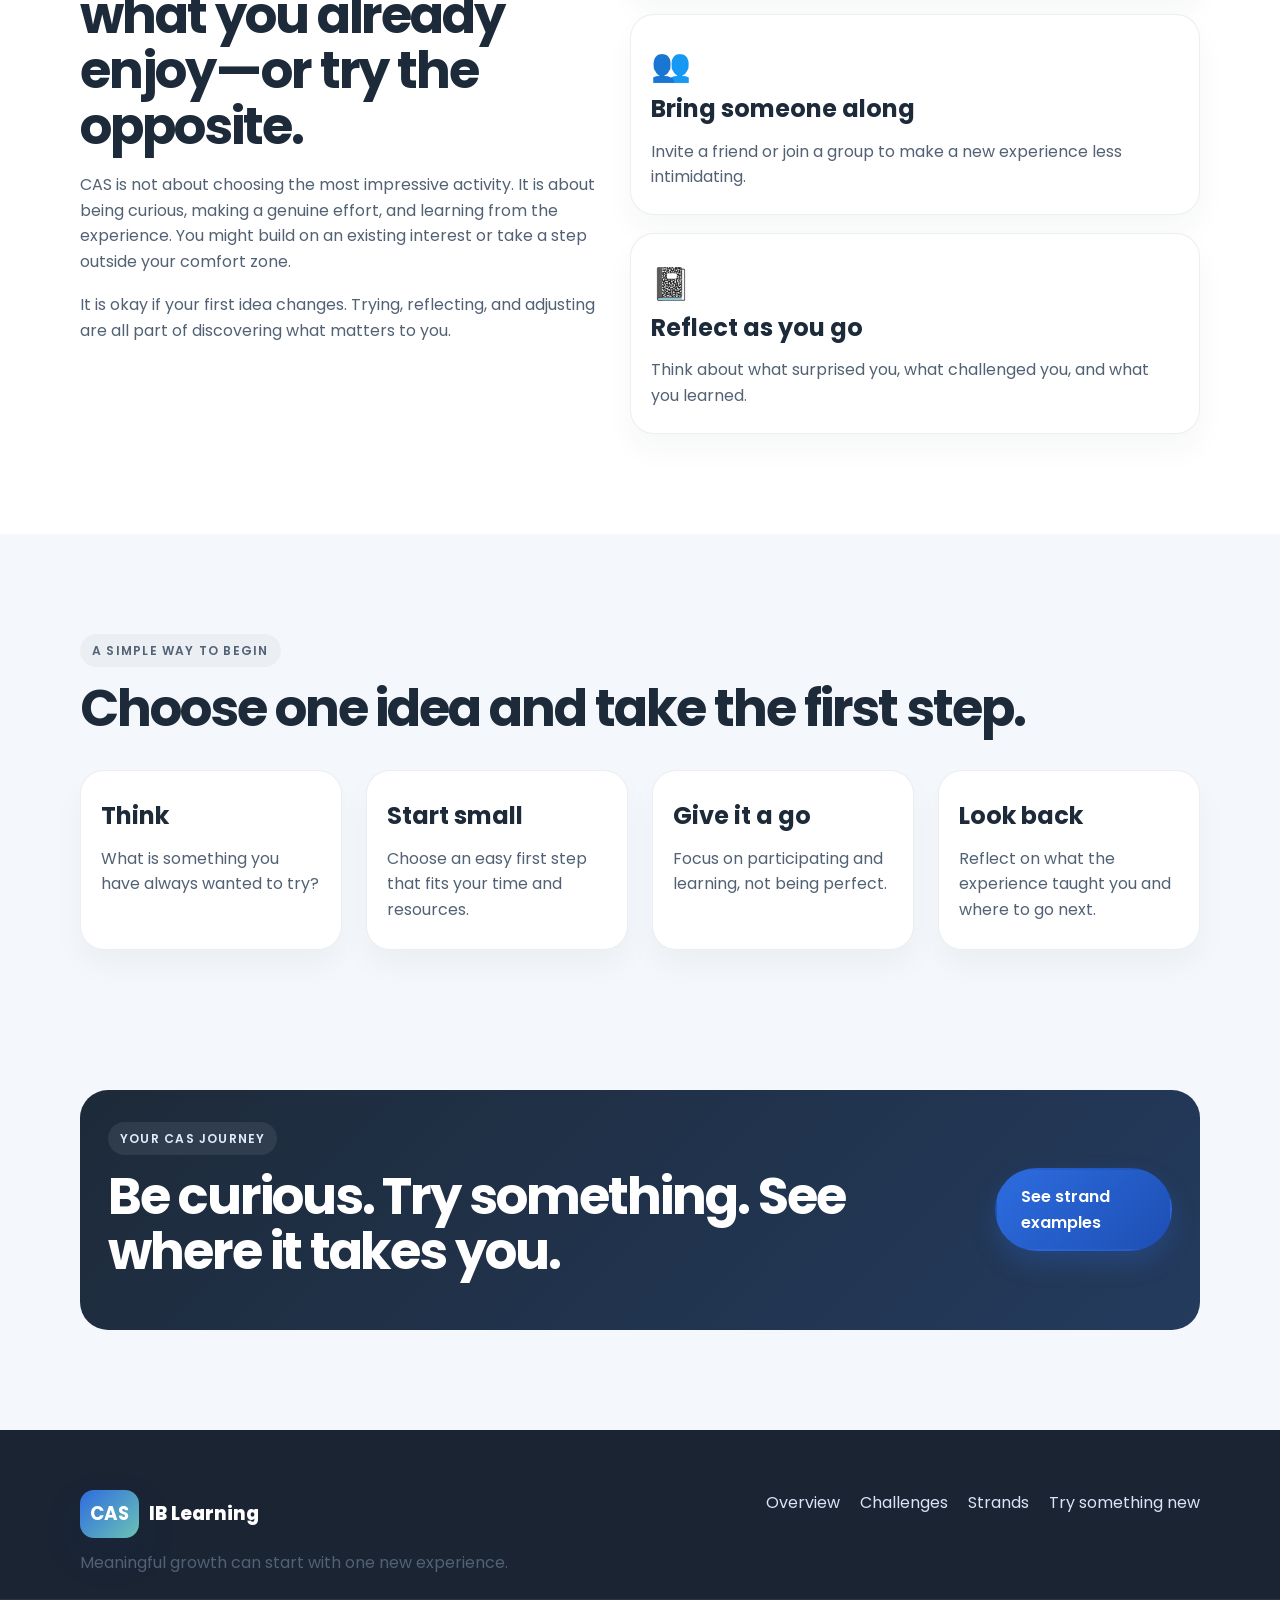
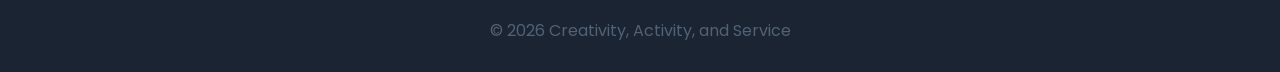
<file: page4.html>
<!DOCTYPE html>
<html lang="en">
  <head>
    <meta charset="UTF-8" />
    <meta name="viewport" content="width=device-width, initial-scale=1.0" />
    <meta
      name="description"
      content="See CAS as a fun opportunity to try new things, explore interests, and learn through experience."
    />
    <title>Try Something New | CAS</title>
    <link rel="preconnect" href="https://fonts.googleapis.com" />
    <link rel="preconnect" href="https://fonts.gstatic.com" crossorigin />
    <link href="https://fonts.googleapis.com/css2?family=Poppins:wght@400;500;600;700;800&display=swap" rel="stylesheet" />
    <link rel="stylesheet" href="style.css" />
  </head>
  <body>
    <header class="site-header">
      <nav class="nav container">
        <div class="brand">
          <span class="brand-mark">CAS</span>
          <span>IB Learning</span>
        </div>

        <button class="nav-toggle" aria-label="Toggle menu" aria-expanded="false">
          <span></span>
          <span></span>
          <span></span>
        </button>

        <div class="nav-menu">
          <a href="index.html">Overview</a>
          <a href="page2.html">Challenges</a>
          <a href="page3.html">Strands</a>
          <a href="page4.html" class="active">Try something new</a>
          <a href="page5.html">FAQs &amp; sources</a>
        </div>

        <a href="page5.html" class="btn btn-primary nav-cta">CAS FAQs</a>
      </nav>
    </header>

    <main>
      <section class="hero">
        <div class="container hero-inner">
          <div class="hero-copy">
            <p class="eyebrow">A chance to explore</p>
            <h1>CAS is a fun way to try something new.</h1>
            <p class="subtitle">
              You do not need to be an expert or have everything figured out.
              CAS gives you space to explore an interest, take on a new challenge,
              meet people, and discover what you enjoy along the way.
            </p>

            <div class="hero-actions">
              <a href="#ideas" class="btn btn-primary">Find an idea</a>
              <a href="page3.html" class="btn btn-secondary">Explore the strands</a>
            </div>
          </div>

          <div class="hero-visual" aria-label="CAS exploration illustration">
            <div class="cas-panel">
              <div class="cas-circle">TRY</div>
              <div class="cas-badge badge-one">Explore</div>
              <div class="cas-badge badge-two">Create</div>
              <div class="cas-badge badge-three">Grow</div>
            </div>
          </div>
        </div>
      </section>

      <section id="ideas" class="section">
        <div class="container">
          <div class="section-heading">
            <p class="eyebrow eyebrow-dark">Start with curiosity</p>
            <h2>Small first steps can lead to big discoveries.</h2>
          </div>

          <div class="pillars-grid">
            <article class="info-card">
              <div class="icon-box">🎨</div>
              <h3>Try a creative hobby</h3>
              <p>
                Learn photography, make a short film, try baking, write a story,
                or design something for your school.
              </p>
            </article>

            <article class="info-card">
              <div class="icon-box">🚴</div>
              <h3>Challenge yourself to move</h3>
              <p>
                Test a new sport, go hiking, join a dance class, or set a personal
                fitness goal and track your progress.
              </p>
            </article>

            <article class="info-card">
              <div class="icon-box">🌱</div>
              <h3>Get involved in your community</h3>
              <p>
                Help with a school event, tutor someone, volunteer locally, or
                take part in an environmental project.
              </p>
            </article>
          </div>
        </div>
      </section>

      <section class="section alt-bg">
        <div class="container about-grid">
          <div class="about-copy">
            <p class="eyebrow eyebrow-dark">No perfect starting point</p>
            <h2>You can begin with what you already enjoy—or try the opposite.</h2>
            <p>
              CAS is not about choosing the most impressive activity. It is about
              being curious, making a genuine effort, and learning from the
              experience. You might build on an existing interest or take a step
              outside your comfort zone.
            </p>
            <p>
              It is okay if your first idea changes. Trying, reflecting, and
              adjusting are all part of discovering what matters to you.
            </p>
          </div>

          <div class="feature-stack">
            <div class="feature-card">
              <span>🧭</span>
              <h3>Follow your curiosity</h3>
              <p>Notice what you enjoy, what you wonder about, or what you want to improve.</p>
            </div>
            <div class="feature-card">
              <span>👥</span>
              <h3>Bring someone along</h3>
              <p>Invite a friend or join a group to make a new experience less intimidating.</p>
            </div>
            <div class="feature-card">
              <span>📓</span>
              <h3>Reflect as you go</h3>
              <p>Think about what surprised you, what challenged you, and what you learned.</p>
            </div>
          </div>
        </div>
      </section>

      <section class="section">
        <div class="container">
          <div class="section-heading">
            <p class="eyebrow eyebrow-dark">A simple way to begin</p>
            <h2>Choose one idea and take the first step.</h2>
          </div>

          <div class="timeline-grid">
            <div class="timeline-card">
              <h3>Think</h3>
              <p>What is something you have always wanted to try?</p>
            </div>
            <div class="timeline-card">
              <h3>Start small</h3>
              <p>Choose an easy first step that fits your time and resources.</p>
            </div>
            <div class="timeline-card">
              <h3>Give it a go</h3>
              <p>Focus on participating and learning, not being perfect.</p>
            </div>
            <div class="timeline-card">
              <h3>Look back</h3>
              <p>Reflect on what the experience taught you and where to go next.</p>
            </div>
          </div>
        </div>
      </section>

      <section class="section cta-wrap">
        <div class="container cta-box">
          <div>
            <p class="eyebrow">Your CAS journey</p>
            <h2>Be curious. Try something. See where it takes you.</h2>
          </div>
          <a href="page3.html" class="btn btn-primary">See strand examples</a>
        </div>
      </section>
    </main>

    <footer class="site-footer">
      <div class="container footer-inner">
        <div>
          <div class="brand footer-brand">
            <span class="brand-mark">CAS</span>
            <span>IB Learning</span>
          </div>
          <p>Meaningful growth can start with one new experience.</p>
        </div>

        <div class="footer-links">
          <a href="index.html">Overview</a>
          <a href="page2.html">Challenges</a>
          <a href="page3.html">Strands</a>
          <a href="page4.html">Try something new</a>
        </div>
      </div>

      <div class="footer-bottom">
        <div class="container">
          <p>© <span id="year"></span> Creativity, Activity, and Service</p>
        </div>
      </div>
    </footer>

    <script src="script.js"></script>
  </body>
</html>
</file>
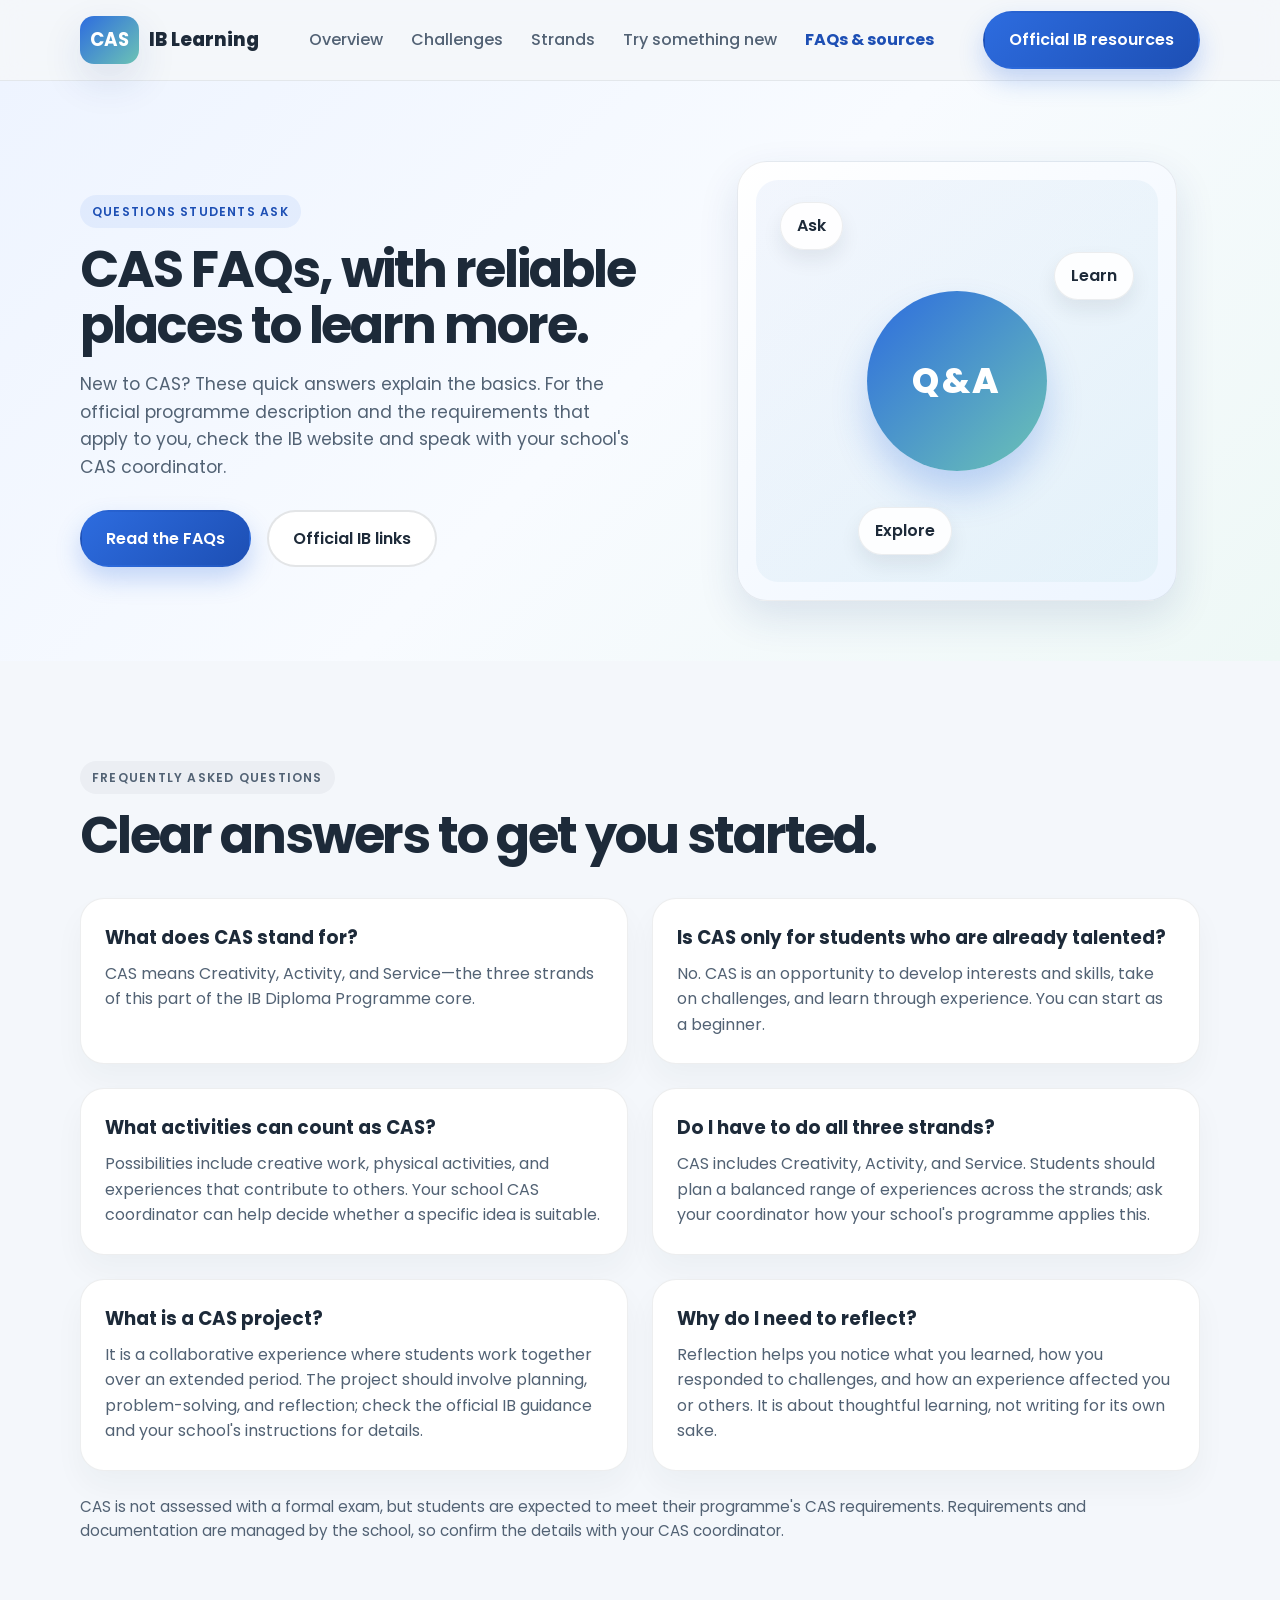
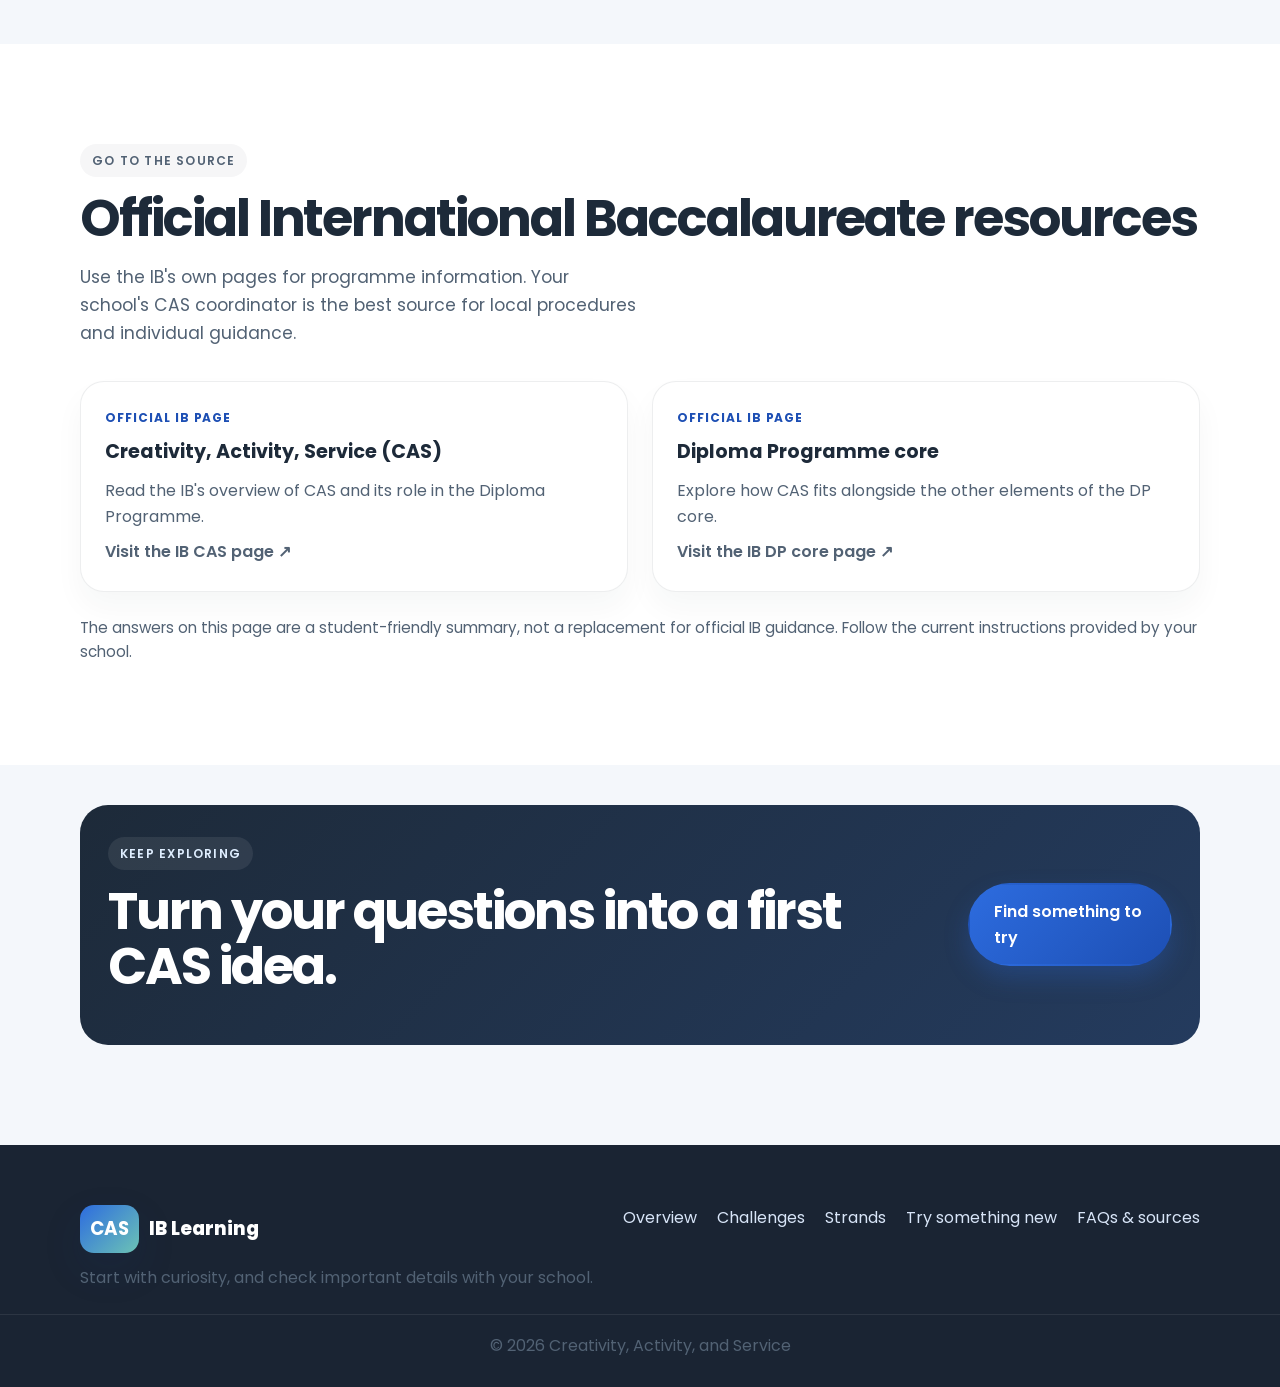
<file: page5.html>
<!DOCTYPE html>
<html lang="en">
  <head>
    <meta charset="UTF-8" />
    <meta name="viewport" content="width=device-width, initial-scale=1.0" />
    <meta
      name="description"
      content="Answers to common questions about IB CAS, with links to official International Baccalaureate information."
    />
    <title>CAS FAQs and Official Resources | IB Learning</title>
    <link rel="preconnect" href="https://fonts.googleapis.com" />
    <link rel="preconnect" href="https://fonts.gstatic.com" crossorigin />
    <link href="https://fonts.googleapis.com/css2?family=Poppins:wght@400;500;600;700;800&display=swap" rel="stylesheet" />
    <link rel="stylesheet" href="style.css" />
  </head>
  <body>
    <header class="site-header">
      <nav class="nav container">
        <div class="brand">
          <span class="brand-mark">CAS</span>
          <span>IB Learning</span>
        </div>

        <button class="nav-toggle" aria-label="Toggle menu" aria-expanded="false">
          <span></span>
          <span></span>
          <span></span>
        </button>

        <div class="nav-menu">
          <a href="index.html">Overview</a>
          <a href="page2.html">Challenges</a>
          <a href="page3.html">Strands</a>
          <a href="page4.html">Try something new</a>
          <a href="page5.html" class="active">FAQs &amp; sources</a>
        </div>

        <a href="#official-resources" class="btn btn-primary nav-cta">Official IB resources</a>
      </nav>
    </header>

    <main>
      <section class="hero">
        <div class="container hero-inner">
          <div class="hero-copy">
            <p class="eyebrow">Questions students ask</p>
            <h1>CAS FAQs, with reliable places to learn more.</h1>
            <p class="subtitle">
              New to CAS? These quick answers explain the basics. For the official
              programme description and the requirements that apply to you, check
              the IB website and speak with your school's CAS coordinator.
            </p>
            <div class="hero-actions">
              <a href="#faq" class="btn btn-primary">Read the FAQs</a>
              <a href="#official-resources" class="btn btn-secondary">Official IB links</a>
            </div>
          </div>

          <div class="hero-visual" aria-label="Questions and answers illustration">
            <div class="cas-panel">
              <div class="cas-circle">Q&amp;A</div>
              <div class="cas-badge badge-one">Ask</div>
              <div class="cas-badge badge-two">Learn</div>
              <div class="cas-badge badge-three">Explore</div>
            </div>
          </div>
        </div>
      </section>

      <section id="faq" class="section">
        <div class="container">
          <div class="section-heading">
            <p class="eyebrow eyebrow-dark">Frequently asked questions</p>
            <h2>Clear answers to get you started.</h2>
          </div>

          <div class="faq-grid">
            <article class="faq-card">
              <h3>What does CAS stand for?</h3>
              <p>CAS means Creativity, Activity, and Service—the three strands of this part of the IB Diploma Programme core.</p>
            </article>

            <article class="faq-card">
              <h3>Is CAS only for students who are already talented?</h3>
              <p>No. CAS is an opportunity to develop interests and skills, take on challenges, and learn through experience. You can start as a beginner.</p>
            </article>

            <article class="faq-card">
              <h3>What activities can count as CAS?</h3>
              <p>Possibilities include creative work, physical activities, and experiences that contribute to others. Your school CAS coordinator can help decide whether a specific idea is suitable.</p>
            </article>

            <article class="faq-card">
              <h3>Do I have to do all three strands?</h3>
              <p>CAS includes Creativity, Activity, and Service. Students should plan a balanced range of experiences across the strands; ask your coordinator how your school's programme applies this.</p>
            </article>

            <article class="faq-card">
              <h3>What is a CAS project?</h3>
              <p>It is a collaborative experience where students work together over an extended period. The project should involve planning, problem-solving, and reflection; check the official IB guidance and your school's instructions for details.</p>
            </article>

            <article class="faq-card">
              <h3>Why do I need to reflect?</h3>
              <p>Reflection helps you notice what you learned, how you responded to challenges, and how an experience affected you or others. It is about thoughtful learning, not writing for its own sake.</p>
            </article>
          </div>

          <p class="faq-note">
            CAS is not assessed with a formal exam, but students are expected to meet their programme's CAS requirements.
            Requirements and documentation are managed by the school, so confirm the details with your CAS coordinator.
          </p>
        </div>
      </section>

      <section id="official-resources" class="section alt-bg">
        <div class="container">
          <div class="section-heading">
            <p class="eyebrow eyebrow-dark">Go to the source</p>
            <h2>Official International Baccalaureate resources</h2>
            <p class="subtitle">
              Use the IB's own pages for programme information. Your school's CAS coordinator is the best source for local procedures and individual guidance.
            </p>
          </div>

          <div class="resource-list">
            <a
              class="resource-card"
              href="https://www.ibo.org/programmes/diploma-programme/curriculum/dp-core/creativity-activity-and-service/"
              target="_blank"
              rel="noopener noreferrer"
            >
              <span class="resource-label">Official IB page</span>
              <strong>Creativity, Activity, Service (CAS)</strong>
              <span>Read the IB's overview of CAS and its role in the Diploma Programme.</span>
              <span class="resource-link">Visit the IB CAS page ↗</span>
            </a>

            <a
              class="resource-card"
              href="https://www.ibo.org/programmes/diploma-programme/curriculum/dp-core/"
              target="_blank"
              rel="noopener noreferrer"
            >
              <span class="resource-label">Official IB page</span>
              <strong>Diploma Programme core</strong>
              <span>Explore how CAS fits alongside the other elements of the DP core.</span>
              <span class="resource-link">Visit the IB DP core page ↗</span>
            </a>
          </div>

          <p class="source-note">
            The answers on this page are a student-friendly summary, not a replacement for official IB guidance.
            Follow the current instructions provided by your school.
          </p>
        </div>
      </section>

      <section class="section cta-wrap">
        <div class="container cta-box">
          <div>
            <p class="eyebrow">Keep exploring</p>
            <h2>Turn your questions into a first CAS idea.</h2>
          </div>
          <a href="page4.html" class="btn btn-primary">Find something to try</a>
        </div>
      </section>
    </main>

    <footer class="site-footer">
      <div class="container footer-inner">
        <div>
          <div class="brand footer-brand">
            <span class="brand-mark">CAS</span>
            <span>IB Learning</span>
          </div>
          <p>Start with curiosity, and check important details with your school.</p>
        </div>

        <div class="footer-links">
          <a href="index.html">Overview</a>
          <a href="page2.html">Challenges</a>
          <a href="page3.html">Strands</a>
          <a href="page4.html">Try something new</a>
          <a href="page5.html">FAQs &amp; sources</a>
        </div>
      </div>

      <div class="footer-bottom">
        <div class="container">
          <p>© <span id="year"></span> Creativity, Activity, and Service</p>
        </div>
      </div>
    </footer>

    <script src="script.js"></script>
  </body>
</html>
</file>
<file: style.css>
:root {
  --bg: #f4f7fb;
  --bg-soft: #eef4ff;
  --card: #ffffff;
  --primary: #2d6cdf;
  --primary-dark: #1d4fb4;
  --primary-soft: #dfeeff;
  --accent: #6cc3b5;
  --accent-soft: #dff7f2;
  --text: #1d2a39;
  --text-soft: #526274;
  --border: rgba(29, 42, 57, 0.08);
  --shadow: 0 16px 40px rgba(26, 60, 120, 0.12);
}

* {
  box-sizing: border-box;
  margin: 0;
  padding: 0;
}

html {
  scroll-behavior: smooth;
}

body {
  font-family: 'Poppins', sans-serif;
  background: var(--bg);
  color: var(--text);
  line-height: 1.6;
}

a {
  text-decoration: none;
  color: inherit;
}

button {
  font: inherit;
}

.container {
  width: min(1120px, calc(100% - 32px));
  margin: 0 auto;
}

.section {
  padding: 100px 0;
}

.alt-bg {
  background: #ffffff;
}

.site-header {
  position: sticky;
  top: 0;
  z-index: 50;
  background: rgba(244, 247, 251, 0.8);
  backdrop-filter: blur(12px);
  border-bottom: 1px solid var(--border);
}

.nav {
  display: flex;
  align-items: center;
  justify-content: space-between;
  min-height: 80px;
  gap: 20px;
}

.brand {
  display: inline-flex;
  align-items: center;
  gap: 10px;
  font-weight: 800;
  font-size: 1.15rem;
}

.brand-mark {
  display: inline-grid;
  place-items: center;
  min-width: 48px;
  height: 48px;
  padding: 0 10px;
  border-radius: 14px;
  background: linear-gradient(135deg, var(--primary), var(--accent));
  color: white;
  box-shadow: var(--shadow);
  font-weight: 700;
}

.nav-menu {
  display: flex;
  align-items: center;
  gap: 28px;
  color: var(--text-soft);
  font-weight: 500;
}

.nav-menu a {
  position: relative;
}

.nav-menu a.active {
  color: var(--primary-dark);
  font-weight: 700;
}

.nav-menu a::after {
  content: '';
  position: absolute;
  left: 0;
  bottom: -6px;
  width: 0;
  height: 2px;
  background: var(--primary);
  transition: width 0.25s ease;
}

.nav-menu a:hover::after {
  width: 100%;
}

.btn {
  display: inline-flex;
  align-items: center;
  justify-content: center;
  border-radius: 999px;
  padding: 14px 24px;
  font-weight: 600;
  transition: transform 0.2s ease, box-shadow 0.2s ease;
  border: 2px solid transparent;
}

.btn:hover {
  transform: translateY(-2px);
}

.btn-primary {
  background: linear-gradient(135deg, var(--primary), var(--primary-dark));
  color: white;
  box-shadow: 0 12px 25px rgba(45, 108, 223, 0.25);
}

.btn-secondary {
  background: white;
  border-color: rgba(29, 42, 57, 0.12);
  color: var(--text);
}

.hero {
  background: linear-gradient(135deg, var(--bg-soft), #f8fbff 50%, #eef8f6);
  padding: 80px 0 60px;
}

.hero-inner {
  display: grid;
  grid-template-columns: 1.1fr 0.9fr;
  align-items: center;
  gap: 40px;
}

.eyebrow {
  display: inline-block;
  margin-bottom: 14px;
  background: rgba(45, 108, 223, 0.08);
  color: var(--primary-dark);
  font-weight: 600;
  font-size: 0.76rem;
  letter-spacing: 0.1em;
  text-transform: uppercase;
  padding: 7px 12px;
  border-radius: 999px;
}

.eyebrow-dark {
  background: rgba(29, 42, 57, 0.04);
  color: var(--text-soft);
}

.hero-copy h1,
.section-heading h2,
.about-copy h2,
.cta-box h2 {
  font-size: clamp(2.4rem, 4vw, 4.1rem);
  line-height: 1.08;
  letter-spacing: -0.04em;
  margin-bottom: 18px;
}

.subtitle {
  font-size: 1.08rem;
  color: var(--text-soft);
  max-width: 560px;
}

.hero-actions {
  margin-top: 28px;
  display: flex;
  flex-wrap: wrap;
  gap: 16px;
}

.hero-stats {
  list-style: none;
  display: flex;
  flex-wrap: wrap;
  gap: 30px;
  margin-top: 36px;
}

.hero-stats li {
  display: flex;
  flex-direction: column;
  gap: 6px;
  font-weight: 500;
  color: var(--text-soft);
}

.hero-stats strong {
  font-size: 1.4rem;
  color: var(--text);
}

.hero-visual {
  display: flex;
  justify-content: center;
}

.cas-panel {
  position: relative;
  width: min(440px, 100%);
  aspect-ratio: 1;
  background: linear-gradient(140deg, #ffffff, #edf5ff);
  border-radius: 30px;
  box-shadow: var(--shadow);
  border: 1px solid var(--border);
  display: grid;
  place-items: center;
  overflow: hidden;
}

.cas-panel::before {
  content: '';
  position: absolute;
  inset: 18px;
  border-radius: 22px;
  background: linear-gradient(135deg, rgba(45, 108, 223, 0.06), rgba(108, 195, 181, 0.08));
}

.cas-circle {
  position: relative;
  z-index: 1;
  width: 180px;
  height: 180px;
  display: grid;
  place-items: center;
  border-radius: 50%;
  font-weight: 800;
  font-size: 2.2rem;
  letter-spacing: 0.08em;
  background: linear-gradient(135deg, var(--primary), var(--accent));
  color: white;
  box-shadow: 0 22px 35px rgba(45, 108, 223, 0.25);
}

.cas-badge {
  position: absolute;
  z-index: 1;
  padding: 10px 16px;
  border-radius: 999px;
  font-weight: 600;
  background: rgba(255, 255, 255, 0.9);
  border: 1px solid var(--border);
  box-shadow: 0 10px 20px rgba(29, 42, 57, 0.08);
}

.badge-one {
  top: 40px;
  left: 42px;
}

.badge-two {
  right: 42px;
  top: 90px;
}

.badge-three {
  bottom: 45px;
  left: 120px;
}

.section-heading {
  margin-bottom: 34px;
}

.pillars-grid,
.timeline-grid,
.outcomes-grid,
.faq-grid {
  display: grid;
  gap: 24px;
}

.pillars-grid {
  grid-template-columns: repeat(3, minmax(0, 1fr));
}

.info-card,
.feature-card,
.timeline-card,
.outcome-item,
.faq-card,
.resource-card {
  background: var(--card);
  border: 1px solid var(--border);
  border-radius: 24px;
  box-shadow: 0 16px 30px rgba(29, 42, 57, 0.04);
}

.info-card {
  padding: 28px 22px;
}

.icon-box {
  width: 58px;
  height: 58px;
  display: grid;
  place-items: center;
  border-radius: 18px;
  margin-bottom: 18px;
  background: linear-gradient(135deg, var(--primary-soft), var(--accent-soft));
  font-size: 2rem;
}

.info-card h3,
.feature-card h3,
.timeline-card h3 {
  font-size: 1.5rem;
  margin-bottom: 10px;
}

.info-card p,
.feature-card p,
.about-copy p,
.timeline-card p,
.faq-card p,
.site-footer p {
  color: var(--text-soft);
}

.about-grid {
  display: grid;
  grid-template-columns: 1fr 1.1fr;
  gap: 32px;
  align-items: center;
}

.about-copy p + p {
  margin-top: 18px;
}

.feature-stack {
  display: grid;
  gap: 18px;
}

.feature-card {
  padding: 24px 20px;
}

.feature-card span {
  font-size: 2rem;
}

.timeline-grid {
  grid-template-columns: repeat(4, minmax(0, 1fr));
}

.timeline-card {
  padding: 26px 20px;
}

.testimonials {
  background: linear-gradient(180deg, #f8fbff, #f3f8ff);
}

.outcomes-grid {
  grid-template-columns: repeat(3, minmax(0, 1fr));
}

.faq-grid {
  grid-template-columns: repeat(2, minmax(0, 1fr));
}

.faq-card {
  padding: 26px 24px;
}

.faq-card h3 {
  font-size: 1.15rem;
  line-height: 1.4;
  margin-bottom: 10px;
}

.faq-note,
.source-note {
  margin-top: 24px;
  color: var(--text-soft);
  font-size: 0.95rem;
}

.resource-list {
  display: grid;
  grid-template-columns: repeat(2, minmax(0, 1fr));
  gap: 24px;
}

.resource-card {
  display: grid;
  gap: 10px;
  padding: 26px 24px;
  transition: transform 0.2s ease, box-shadow 0.2s ease;
}

.resource-card:hover {
  transform: translateY(-3px);
  box-shadow: var(--shadow);
}

.resource-card strong {
  font-size: 1.2rem;
}

.resource-card > span:not(.resource-label) {
  color: var(--text-soft);
}

.resource-label {
  color: var(--primary-dark);
  font-size: 0.75rem;
  font-weight: 700;
  letter-spacing: 0.08em;
  text-transform: uppercase;
}

.resource-card .resource-link {
  color: var(--primary-dark);
  font-weight: 600;
}

.outcome-item {
  display: grid;
  place-items: center;
  min-height: 90px;
  font-size: 1.2rem;
  font-weight: 600;
  background: linear-gradient(135deg, var(--primary-soft), #eef8ff);
  color: var(--primary-dark);
}

.cta-wrap {
  padding-top: 40px;
}

.cta-box {
  display: flex;
  align-items: center;
  justify-content: space-between;
  gap: 20px;
  background: linear-gradient(135deg, #1d2a39, #243b5e);
  color: white;
  border-radius: 28px;
  padding: 32px 28px;
}

.cta-box .eyebrow {
  color: #dfeeff;
  background: rgba(255, 255, 255, 0.08);
}

.site-footer {
  background: #1a2433;
  color: white;
  padding-top: 60px;
}

.footer-inner {
  display: flex;
  align-items: flex-start;
  justify-content: space-between;
  gap: 24px;
  padding-bottom: 24px;
}

.footer-brand {
  margin-bottom: 12px;
}

.footer-links {
  display: flex;
  flex-wrap: wrap;
  gap: 20px;
  color: #d8e5f8;
}

.footer-bottom {
  border-top: 1px solid rgba(255, 255, 255, 0.08);
  padding: 18px 0 28px;
  text-align: center;
}

.nav-toggle {
  display: none;
  flex-direction: column;
  gap: 5px;
  background: transparent;
  border: none;
  cursor: pointer;
}

.nav-toggle span {
  display: block;
  width: 24px;
  height: 3px;
  border-radius: 10px;
  background: var(--text);
}

@media (max-width: 900px) {
  .hero-inner,
  .about-grid,
  .pillars-grid,
  .timeline-grid,
  .outcomes-grid,
  .faq-grid,
  .resource-list {
    grid-template-columns: 1fr;
  }

  .nav {
    position: relative;
    flex-wrap: wrap;
    padding: 14px 0;
  }

  .nav-toggle {
    display: flex;
  }

  .nav-menu {
    display: none;
    width: 100%;
    flex-direction: column;
    align-items: flex-start;
    padding: 12px 0 4px;
  }

  .nav-menu.open {
    display: flex;
  }

  .nav-cta {
    display: none;
  }

  .cta-box {
    flex-direction: column;
    align-items: flex-start;
  }
}

@media (max-width: 560px) {
  .section {
    padding: 80px 0;
  }

  .hero-copy h1,
  .section-heading h2,
  .about-copy h2,
  .cta-box h2 {
    font-size: 2.2rem;
  }

  .footer-inner {
    flex-direction: column;
  }
}
</file>
